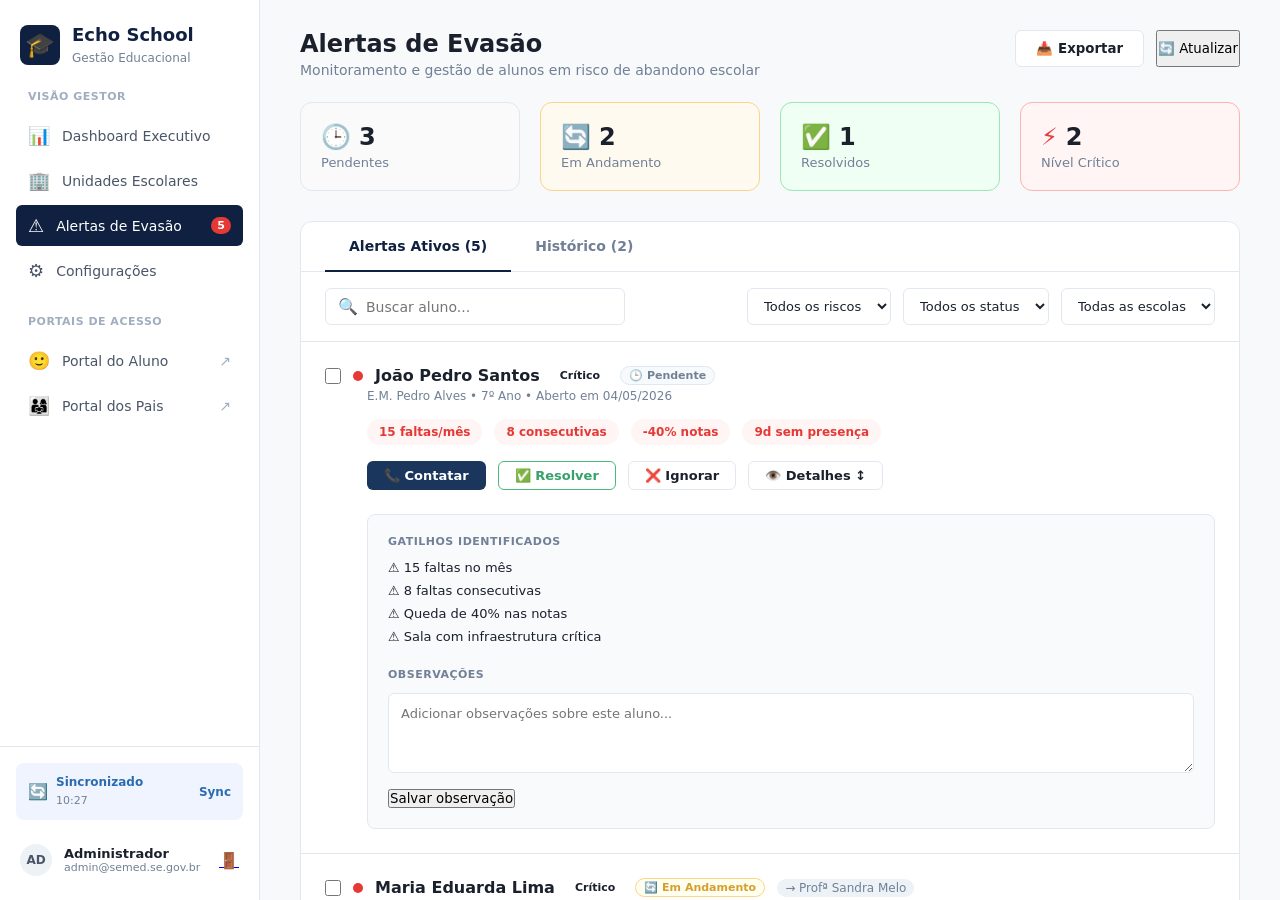
<file: AE.html>
<!DOCTYPE html>
<html lang="pt-br">
<head>
  <meta charset="UTF-8">
  <meta name="viewport" content="width=device-width, initial-scale=1.0">
  <title>EduAracaju - Alertas de Evasão</title>
  <link rel="stylesheet" href="dash.css">
  <link rel="stylesheet" href="AE.css">
</head>
<body>
  <div class="app-container">
    
    <aside class="sidebar">
      <div class="sidebar-header">
        <div class="logo-container">
          <div class="logo-icon">🎓</div>
          <div class="brand-text">
            <h1>Echo School</h1>
            <span>Gestão Educacional</span>
          </div>
        </div>
      </div>

      <nav class="sidebar-nav">
        <div class="nav-section">
          <p class="section-label">VISÃO GESTOR</p>
          <a href="dash.html" class="nav-item">
            <span class="icon">📊</span> Dashboard Executivo
          </a>
          <a href="UE.html" class="nav-item">
            <span class="icon">🏢</span> Unidades Escolares
          </a>
          <a href="AE.html" class="nav-item active">
            <span class="icon">⚠️</span> Alertas de Evasão
            <span class="badge">5</span>
          </a>
          <a href="conf.html" class="nav-item">
            <span class="icon">⚙️</span> Configurações
          </a>
        </div>

        <div class="nav-section">
          <p class="section-label">PORTAIS DE ACESSO</p>
          <a href="PA.html" class="nav-item external">
            <span class="icon">🙂</span> Portal do Aluno
            <span class="icon-right">↗</span>
          </a>
          <a href="PP.html" class="nav-item external">
            <span class="icon">👨‍👩‍👧</span> Portal dos Pais
            <span class="icon-right">↗</span>
          </a>
        </div>
      </nav>

      <div class="sidebar-footer">
        <div class="sync-card">
          <div class="sync-info">
            <span class="icon-sync">🔄</span>
            <div>
              <p>Sincronizado</p>
              <small>10:27</small>
            </div>
          </div>
          <button class="btn-sync">Sync</button>
        </div>
        
        <div class="user-profile">
          <div class="avatar">AD</div>
          <div class="user-info">
            <p>Administrador</p>
            <small>admin@semed.se.gov.br</small>
          </div>
         <a href="index.html" class="logout-link">
          <span class="icon-logout">🚪</span></a>
        </div>
      </div>
    </aside>

    <main class="main-content">
      <header class="page-header header-flex">
        <div>
          <h2>Alertas de Evasão</h2>
          <p>Monitoramento e gestão de alunos em risco de abandono escolar</p>
        </div>
        <div class="header-actions">
          <button class="btn-outline">📥 Exportar</button>
          <button class="btn-primary">🔄 Atualizar</button>
        </div>
      </header>

      <section class="summary-cards">
        <div class="summary-card card-gray">
          <div class="summary-value">
            <span class="icon-small">🕒</span> 3
          </div>
          <p>Pendentes</p>
        </div>
        <div class="summary-card card-yellow">
          <div class="summary-value">
            <span class="icon-small color-yellow">🔄</span> 2
          </div>
          <p>Em Andamento</p>
        </div>
        <div class="summary-card card-green">
          <div class="summary-value">
            <span class="icon-small color-green">✅</span> 1
          </div>
          <p>Resolvidos</p>
        </div>
        <div class="summary-card card-red">
          <div class="summary-value">
            <span class="icon-small color-red">⚡</span> 2
          </div>
          <p>Nível Crítico</p>
        </div>
      </section>

      <div class="alerts-panel">
        
        <div class="tabs-container">
          <button class="tab-item active" onclick="switchTab('ativos', this)">Alertas Ativos (5)</button>
          <button class="tab-item" onclick="switchTab('historico', this)">Histórico (2)</button>
        </div>

        <div class="filters-bar">
          <div class="search-box">
            <span class="icon-search">🔍</span>
            <input type="text" placeholder="Buscar aluno...">
          </div>
          <div class="select-group">
            <select><option>Todos os riscos</option></select>
            <select><option>Todos os status</option></select>
            <select><option>Todas as escolas</option></select>
          </div>
        </div>

        <div id="tab-ativos" class="tab-content active">
          <div class="alerts-list">
            
            <div class="alert-item expanded">
              <div class="alert-header-row">
                <input type="checkbox" class="alert-checkbox">
                <span class="status-dot dot-critical"></span>
                <div class="student-info">
                  <h4>João Pedro Santos</h4>
                  <span class="badge-risk bg-critical">Crítico</span>
                  <span class="badge-status-light">🕒 Pendente</span>
                </div>
              </div>
              <p class="student-meta">E.M. Pedro Alves • 7º Ano • Aberto em 04/05/2026</p>
              <div class="metrics-row">
                <span class="metric-pill">15 faltas/mês</span>
                <span class="metric-pill">8 consecutivas</span>
                <span class="metric-pill">-40% notas</span>
                <span class="metric-pill">9d sem presença</span>
              </div>
              <div class="action-row">
                <button class="btn-action btn-blue">📞 Contatar</button>
                <button class="btn-action btn-outline-green">✅ Resolver</button>
                <button class="btn-action btn-outline-gray">❌ Ignorar</button>
                <button class="btn-action btn-outline-gray" onclick="this.closest('.alert-item').classList.toggle('expanded')">👁️ Detalhes ↕</button>
              </div>
              <div class="details-section">
                <h5>GATILHOS IDENTIFICADOS</h5>
                <ul class="triggers-list">
                  <li>⚠️ 15 faltas no mês</li>
                  <li>⚠️ 8 faltas consecutivas</li>
                  <li>⚠️ Queda de 40% nas notas</li>
                  <li>⚠️ Sala com infraestrutura crítica</li>
                </ul>
                <h5 class="mt-4">OBSERVAÇÕES</h5>
                <textarea placeholder="Adicionar observações sobre este aluno..."></textarea>
                <button class="btn-primary mt-2">Salvar observação</button>
              </div>
            </div>

            <div class="alert-item">
              <div class="alert-header-row">
                <input type="checkbox" class="alert-checkbox">
                <span class="status-dot dot-critical"></span>
                <div class="student-info">
                  <h4>Maria Eduarda Lima</h4>
                  <span class="badge-risk bg-critical">Crítico</span>
                  <span class="badge-status-light bg-yellow-light">🔄 Em Andamento</span>
                  <span class="badge-teacher">→ Profª Sandra Melo</span>
                </div>
              </div>
              <p class="student-meta">E.M. Cecília Meireles • 9º Ano • Aberto em 07/05/2026</p>
              <div class="metrics-row">
                <span class="metric-pill">12 faltas/mês</span>
                <span class="metric-pill">5 consecutivas</span>
                <span class="metric-pill">-35% notas</span>
                <span class="metric-pill">6d sem presença</span>
              </div>
              <div class="action-row">
                <button class="btn-action btn-blue">📞 Contatar</button>
                <button class="btn-action btn-outline-green">✅ Resolver</button>
                <button class="btn-action btn-outline-gray">❌ Ignorar</button>
                <button class="btn-action btn-outline-gray" onclick="this.closest('.alert-item').classList.toggle('expanded')">👁️ Detalhes ↕</button>
              </div>
              <div class="details-section">
                <h5>GATILHOS IDENTIFICADOS</h5>
                <ul class="triggers-list">
                  <li>⚠️ 12 faltas no mês</li>
                  <li>⚠️ 5 faltas consecutivas</li>
                  <li>⚠️ Queda de 35% nas notas</li>
                </ul>
                <h5 class="mt-4">OBSERVAÇÕES</h5>
                <textarea placeholder="Adicionar observações sobre este aluno..."></textarea>
                <button class="btn-primary mt-2">Salvar observação</button>
              </div>
            </div>

          </div>
        </div>
        <div id="tab-historico" class="tab-content" style="display: none;">
          <div class="alerts-list">
            
            <div class="alert-item">
              <div class="alert-header-row">
                <input type="checkbox" class="alert-checkbox">
                <span class="status-dot dot-blue"></span>
                <div class="student-info">
                  <h4>Fernanda Costa Dias</h4>
                  <span class="badge-risk bg-blue-light">Médio Risco</span>
                  <span class="badge-status-light bg-green-light">✅ Resolvido</span>
                  <span class="badge-teacher">→ Profª Ana Beatriz</span>
                </div>
              </div>
              <p class="student-meta">E.M. Olímpio Campos • 9º Ano • Aberto em 05/05/2026</p>
              <div class="metrics-row">
                <span class="metric-pill pill-gray">6 faltas/mês</span>
                <span class="metric-pill pill-gray">2 consecutivas</span>
                <span class="metric-pill pill-gray">-18% notas</span>
                <span class="metric-pill pill-gray">1d sem presença</span>
              </div>
              <div class="action-row">
                <button class="btn-action btn-outline-gray" onclick="this.closest('.alert-item').classList.toggle('expanded')">👁️ Ver detalhes ↕</button>
              </div>
            </div>

            <div class="alert-item">
              <div class="alert-header-row">
                <input type="checkbox" class="alert-checkbox">
                <span class="status-dot dot-orange"></span>
                <div class="student-info">
                  <h4>Lucas Almeida Prado</h4>
                  <span class="badge-risk bg-orange-light">Alto Risco</span>
                  <span class="badge-status-light bg-gray-light">❌ Ignorado</span>
                </div>
              </div>
              <p class="student-meta">E.M. Santos Dumont • 7º Ano • Aberto em 08/05/2026</p>
              <div class="metrics-row">
                <span class="metric-pill pill-gray">9 faltas/mês</span>
                <span class="metric-pill pill-gray">4 consecutivas</span>
                <span class="metric-pill pill-gray">-22% notas</span>
                <span class="metric-pill pill-gray">5d sem presença</span>
              </div>
              <div class="action-row">
                <button class="btn-action btn-outline-gray" onclick="this.closest('.alert-item').classList.toggle('expanded')">👁️ Ver detalhes ↕</button>
              </div>
            </div>

          </div>
        </div>
        <div class="panel-footer">
          <span class="footer-status"><span class="dot-green"></span> Atualizado às 09:47 • 2 alerta(s) exibido(s)</span>
          <span class="footer-total">Total: 7 alertas</span>
        </div>

      </div> 
      </main>
  </div>

  <script>
    function switchTab(tabId, clickedElement) {
      const tabs = document.querySelectorAll('.tab-item');
      tabs.forEach(tab => tab.classList.remove('active'));
      
      clickedElement.classList.add('active');

      const contents = document.querySelectorAll('.tab-content');
      contents.forEach(content => content.style.display = 'none');

      document.getElementById('tab-' + tabId).style.display = 'block';
    }
  </script>
</body>
</html>
</file>
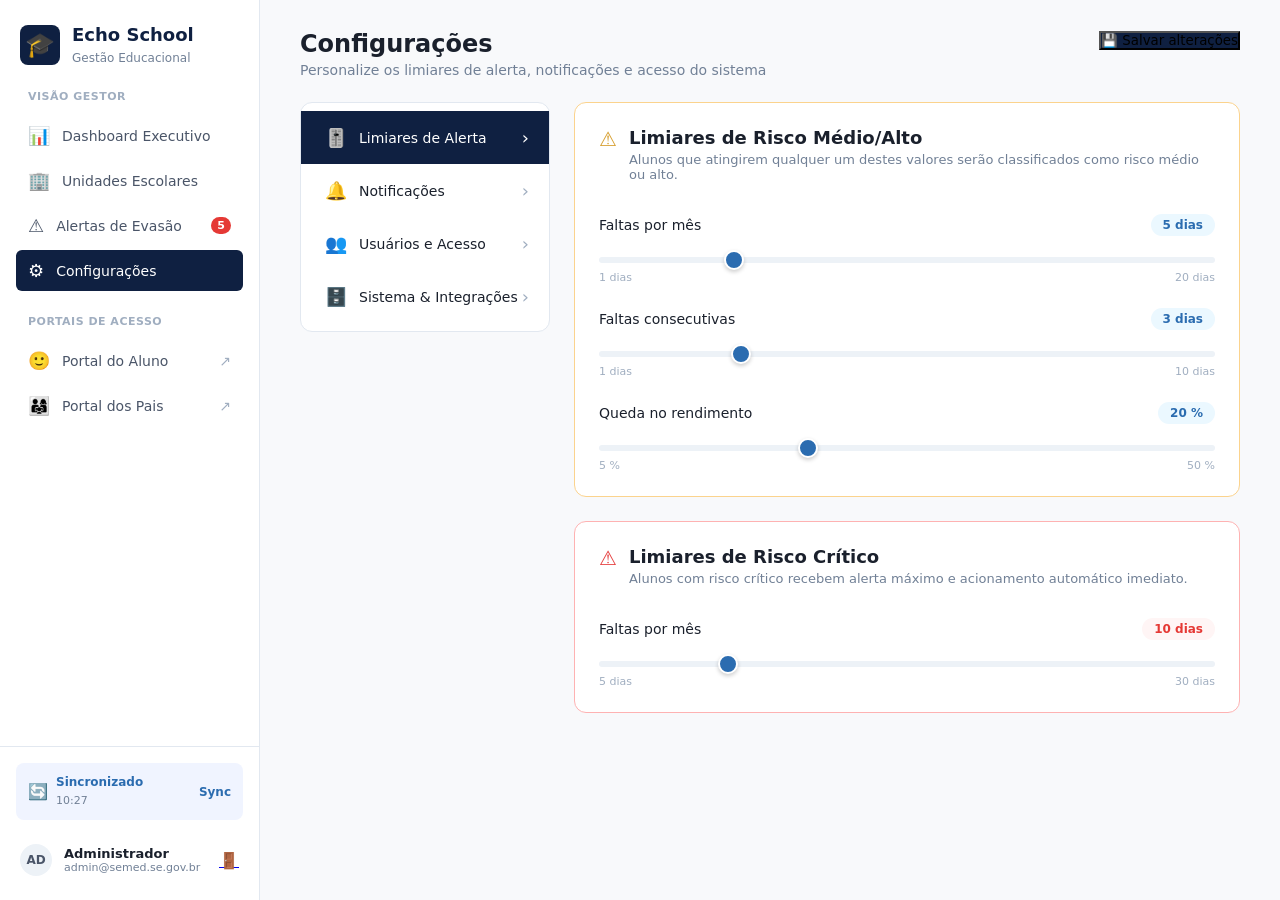
<file: conf.html>
<!DOCTYPE html>
<html lang="pt-br">
<head>
  <meta charset="UTF-8">
  <meta name="viewport" content="width=device-width, initial-scale=1.0">
  <title>Echo School - Configurações</title>
  <link rel="stylesheet" href="dash.css">
  <link rel="stylesheet" href="conf.css">
</head>
<body>
  <div class="app-container">
    
    <aside class="sidebar">
      <div class="sidebar-header">
        <div class="logo-container">
          <div class="logo-icon">🎓</div>
          <div class="brand-text">
            <h1>Echo School</h1>
            <span>Gestão Educacional</span>
          </div>
        </div>
      </div>

      <nav class="sidebar-nav">
        <div class="nav-section">
          <p class="section-label">VISÃO GESTOR</p>
          <a href="dash.html" class="nav-item">
            <span class="icon">📊</span> Dashboard Executivo
          </a>
          <a href="UE.html" class="nav-item">
            <span class="icon">🏢</span> Unidades Escolares
          </a>
          <a href="AE.html" class="nav-item">
            <span class="icon">⚠️</span> Alertas de Evasão
            <span class="badge">5</span>
          </a>
          <a href="conf.html" class="nav-item active">
            <span class="icon">⚙️</span> Configurações
          </a>
        </div>

        <div class="nav-section">
          <p class="section-label">PORTAIS DE ACESSO</p>
          <a href="PA.html" class="nav-item external">
            <span class="icon">🙂</span> Portal do Aluno
            <span class="icon-right">↗</span>
          </a>
          <a href="PP.html" class="nav-item external">
            <span class="icon">👨‍👩‍👧</span> Portal dos Pais
            <span class="icon-right">↗</span>
          </a>
        </div>
      </nav>

      <div class="sidebar-footer">
        <div class="sync-card">
          <div class="sync-info">
            <span class="icon-sync">🔄</span>
            <div>
              <p>Sincronizado</p>
              <small>10:27</small>
            </div>
          </div>
          <button class="btn-sync">Sync</button>
        </div>
        
        <div class="user-profile">
          <div class="avatar">AD</div>
          <div class="user-info">
            <p>Administrador</p>
            <small>admin@semed.se.gov.br</small>
          </div>
          <a href="index.html" class="logout-link">
          <span class="icon-logout">🚪</span></a>
        </div>
      </div>
    </aside>

    <main class="main-content">
      <header class="page-header header-flex">
        <div>
          <h2>Configurações</h2>
          <p>Personalize os limiares de alerta, notificações e acesso do sistema</p>
        </div>
        <div class="header-actions">
          <button class="btn-primary" style="background-color: #0f2041;">💾 Salvar alterações</button>
        </div>
      </header>

      <div class="config-layout">
        
        <div class="config-sidebar">
          <a href="#" class="config-nav-item active" onclick="switchConfigTab('limiares', this)">
            <span class="icon">🎚️</span> Limiares de Alerta
            <span class="icon-arrow">›</span>
          </a>
          <a href="#" class="config-nav-item" onclick="switchConfigTab('notificacoes', this)">
            <span class="icon">🔔</span> Notificações
            <span class="icon-arrow">›</span>
          </a>
          <a href="#" class="config-nav-item" onclick="switchConfigTab('usuarios', this)">
            <span class="icon">👥</span> Usuários e Acesso
            <span class="icon-arrow">›</span>
          </a>
          <a href="#" class="config-nav-item" onclick="switchConfigTab('sistema', this)">
            <span class="icon">🗄️</span> Sistema & Integrações
            <span class="icon-arrow">›</span>
          </a>
        </div>

        <div class="config-content">
          
          <div id="tab-limiares" class="config-section" style="display: block;">
            <section class="settings-card border-yellow">
              <div class="card-header">
                <span class="icon-warning color-yellow">⚠️</span>
                <div>
                  <h3>Limiares de Risco Médio/Alto</h3>
                  <p>Alunos que atingirem qualquer um destes valores serão classificados como risco médio ou alto.</p>
                </div>
              </div>
              <div class="slider-group">
                <div class="slider-header">
                  <label>Faltas por mês</label>
                  <span class="value-badge bg-blue-light">5 dias</span>
                </div>
                <input type="range" min="1" max="20" value="5" class="custom-slider">
                <div class="slider-labels"><span>1 dias</span><span>20 dias</span></div>
              </div>
              <div class="slider-group">
                <div class="slider-header">
                  <label>Faltas consecutivas</label>
                  <span class="value-badge bg-blue-light">3 dias</span>
                </div>
                <input type="range" min="1" max="10" value="3" class="custom-slider">
                <div class="slider-labels"><span>1 dias</span><span>10 dias</span></div>
              </div>
              <div class="slider-group">
                <div class="slider-header">
                  <label>Queda no rendimento</label>
                  <span class="value-badge bg-blue-light">20 %</span>
                </div>
                <input type="range" min="5" max="50" value="20" class="custom-slider">
                <div class="slider-labels"><span>5 %</span><span>50 %</span></div>
              </div>
            </section>

            <section class="settings-card border-red mt-4">
              <div class="card-header">
                <span class="icon-warning color-red">⚠️</span>
                <div>
                  <h3>Limiares de Risco Crítico</h3>
                  <p>Alunos com risco crítico recebem alerta máximo e acionamento automático imediato.</p>
                </div>
              </div>
              <div class="slider-group">
                <div class="slider-header">
                  <label>Faltas por mês</label>
                  <span class="value-badge bg-red-light">10 dias</span>
                </div>
                <input type="range" min="5" max="30" value="10" class="custom-slider slider-red">
                <div class="slider-labels"><span>5 dias</span><span>30 dias</span></div>
              </div>
            </section>
          </div>

          <div id="tab-notificacoes" class="config-section" style="display: none;">
            <section class="settings-card">
              <div class="card-header">
                <span class="icon-warning color-blue">🔔</span>
                <div>
                  <h3>Canais de Notificação</h3>
                  <p>Ative os canais pelos quais gestores e orientadores receberão alertas.</p>
                </div>
              </div>
              
              <div class="toggle-row">
                <div>
                  <h4>E-mail</h4>
                  <p>Envio de alertas por e-mail aos responsáveis cadastrados</p>
                </div>
                <label class="toggle-switch">
                  <input type="checkbox" checked>
                  <span class="slider round"></span>
                </label>
              </div>

              <div class="toggle-row">
                <div>
                  <h4>SMS</h4>
                  <p>Mensagens de texto para celular (requer integração de operadora)</p>
                </div>
                <label class="toggle-switch">
                  <input type="checkbox">
                  <span class="slider round"></span>
                </label>
              </div>

              <div class="toggle-row">
                <div>
                  <h4>WhatsApp</h4>
                  <p>Notificações via WhatsApp Business API</p>
                </div>
                <label class="toggle-switch">
                  <input type="checkbox" checked>
                  <span class="slider round"></span>
                </label>
              </div>
            </section>
          </div>

          <div id="tab-usuarios" class="config-section" style="display: none;">
            <section class="settings-card">
              <div class="card-header">
                <span class="icon-warning color-blue">👥</span>
                <div>
                  <h3>Usuários e Permissões</h3>
                  <p>Gerencie quem tem acesso ao sistema e seus papéis.</p>
                </div>
              </div>

              <div class="user-list">
                <div class="user-row">
                  <div class="user-info-group">
                    <div class="avatar bg-gray">A</div>
                    <div>
                      <h4>Administrador</h4>
                      <p>admin@semed.se.gov.br • SEMED</p>
                    </div>
                  </div>
                  <div class="user-actions">
                    <span class="role-badge bg-blue-light">Administrador</span>
                    <label class="toggle-switch"><input type="checkbox" checked><span class="slider round"></span></label>
                  </div>
                </div>

                <div class="user-row">
                  <div class="user-info-group">
                    <div class="avatar bg-gray">SM</div>
                    <div>
                      <h4>Sandra Melo</h4>
                      <p>sandra.melo@semed.se.gov.br • E.M. Cecília Meireles</p>
                    </div>
                  </div>
                  <div class="user-actions">
                    <span class="role-badge bg-blue-light">Psicóloga</span>
                    <label class="toggle-switch"><input type="checkbox" checked><span class="slider round"></span></label>
                  </div>
                </div>
              </div>
            </section>
          </div>

          <div id="tab-sistema" class="config-section" style="display: none;">
            <section class="settings-card">
              <div class="card-header">
                <span class="icon-warning color-blue">🗄️</span>
                <div>
                  <h3>Fontes de Dados</h3>
                  <p>Integrações ativas com sistemas de frequência e notas.</p>
                </div>
              </div>

              <div class="integration-list">
                <div class="integration-row border-green">
                  <div>
                    <h4>Sistema de Frequência SEMED</h4>
                    <p>Sincronizado há 18 min</p>
                  </div>
                  <span class="status-pill bg-green-light">Conectado</span>
                </div>

                <div class="integration-row border-yellow">
                  <div>
                    <h4>API de Notificações (WhatsApp)</h4>
                    <p>Não configurado</p>
                  </div>
                  <span class="status-pill bg-yellow-light">Pendente de configuração</span>
                </div>
              </div>
            </section>
          </div>

        </div>
      </div>
    </main>
  </div>

  <script>
    function switchConfigTab(tabId, clickedElement) {
      const tabs = document.querySelectorAll('.config-nav-item');
      tabs.forEach(tab => tab.classList.remove('active'));
      
      clickedElement.classList.add('active');

      const contents = document.querySelectorAll('.config-section');
      contents.forEach(content => content.style.display = 'none');

      document.getElementById('tab-' + tabId).style.display = 'block';
    }
  </script>
</body>
</html>
</file>
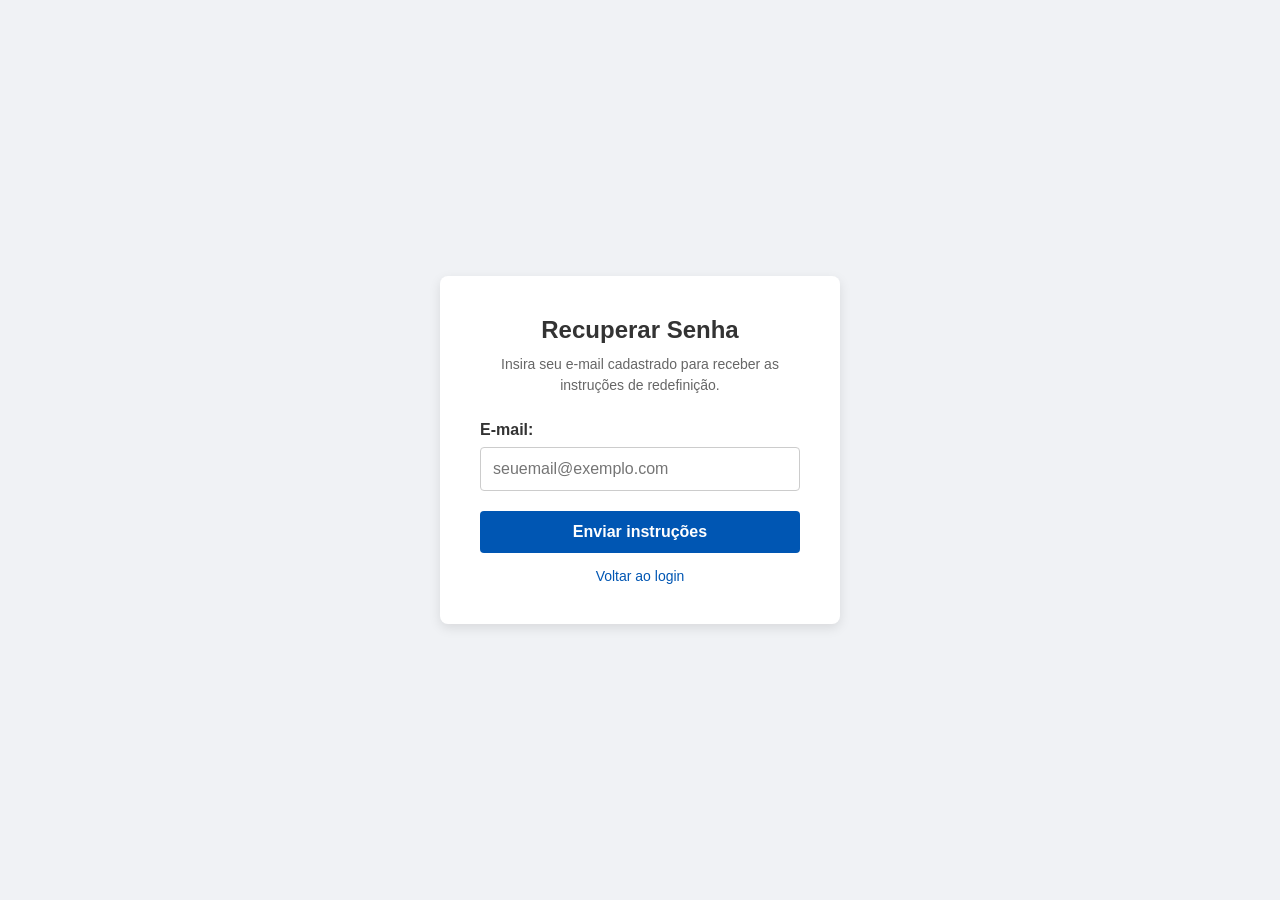
<file: forgot_password.html>
<!DOCTYPE html>
<html lang="pt-br">
<head>
  <meta charset="UTF-8">
  <meta name="viewport" content="width=device-width, initial-scale=1.0">
  <title>Echo School - Recuperar Senha</title>
  <link rel="stylesheet" href="forgot.css">
</head>
<body>
  <div class="container">
    <h2>Recuperar Senha</h2>
    <p>Insira seu e-mail cadastrado para receber as instruções de redefinição.</p>
    
    <form action="/recuperar-senha" method="post">
      <label for="email">E-mail:</label>
      <input type="email" id="email" name="email" required placeholder="seuemail@exemplo.com">
      
      <button type="submit">Enviar instruções</button>
      <a href="index.html">Voltar ao login</a>
    </form>
  </div>
</body>
</html>
</file>
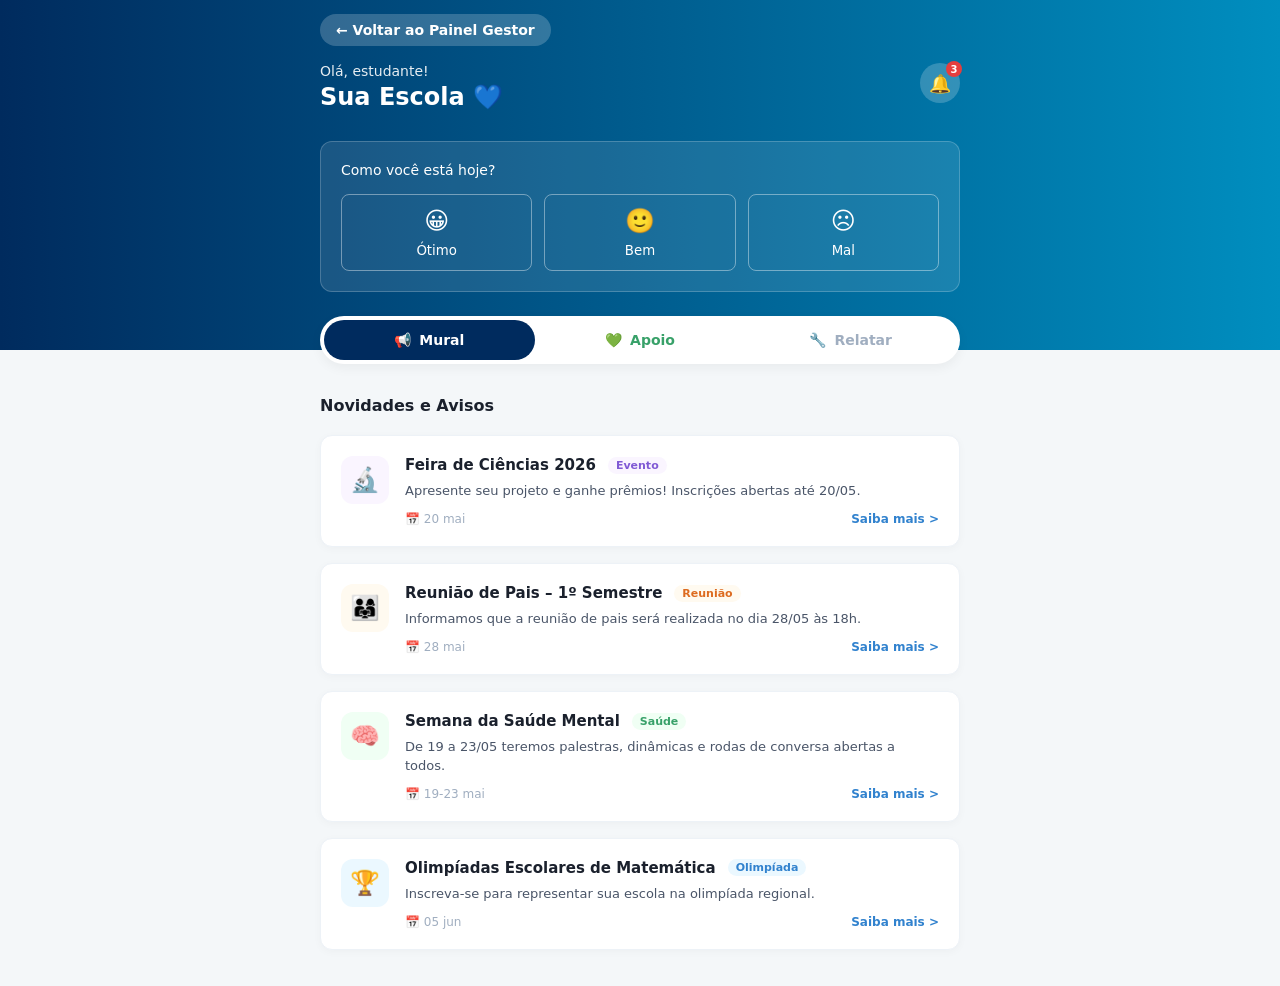
<file: PA.html>
<!DOCTYPE html>
<html lang="pt-br">
<head>
  <meta charset="UTF-8">
  <meta name="viewport" content="width=device-width, initial-scale=1.0">
  <title>Portal do Aluno - Echo School</title>
  <link rel="stylesheet" href="PA.css">
</head>
<body>
  <div class="gradient-bg"></div>

  <div class="portal-container">
    <div class="back-nav">
      <a href="dash.html" class="btn-back">← Voltar ao Painel Gestor</a>
    </div>

    <header class="student-header">
      <div class="greeting">
        <p>Olá, estudante!</p>
        <h1>Sua Escola 💙</h1>
      </div>
      <div class="notification-bell">
        <span>🔔</span>
        <span class="badge-red">3</span>
      </div>
    </header>

    <section class="mood-tracker">
      <p>Como você está hoje?</p>
      <div class="mood-buttons">
        <button class="mood-btn">
          <span class="mood-emoji">😀</span>
          <span>Ótimo</span>
        </button>
        <button class="mood-btn">
          <span class="mood-emoji">🙂</span>
          <span>Bem</span>
        </button>
        <button class="mood-btn">
          <span class="mood-emoji">☹️</span>
          <span>Mal</span>
        </button>
      </div>
    </section>

    <nav class="portal-tabs">
      <button class="tab-btn active" onclick="switchStudentTab('mural', this)">
        <span class="icon">📢</span> Mural
      </button>
      <button class="tab-btn text-green" onclick="switchStudentTab('apoio', this)">
        <span class="icon">💚</span> Apoio
      </button>
      <button class="tab-btn text-gray" onclick="switchStudentTab('relatar', this)">
        <span class="icon">🔧</span> Relatar
      </button>
    </nav>

    <main class="feed-section">
      
      <div id="tab-mural" class="student-content" style="display: block;">
        <h2>Novidades e Avisos</h2>

        <div class="feed-card">
          <div class="card-icon bg-purple-light">🔬</div>
          <div class="card-content">
            <div class="card-title-row">
              <h3>Feira de Ciências 2026</h3>
              <span class="tag tag-purple">Evento</span>
            </div>
            <p>Apresente seu projeto e ganhe prêmios! Inscrições abertas até 20/05.</p>
            <div class="card-footer">
              <span class="date">📅 20 mai</span>
              <a href="#" class="link-more">Saiba mais ></a>
            </div>
          </div>
        </div>

        <div class="feed-card">
          <div class="card-icon bg-orange-light">👨‍👩‍👧</div>
          <div class="card-content">
            <div class="card-title-row">
              <h3>Reunião de Pais – 1º Semestre</h3>
              <span class="tag tag-orange">Reunião</span>
            </div>
            <p>Informamos que a reunião de pais será realizada no dia 28/05 às 18h.</p>
            <div class="card-footer">
              <span class="date">📅 28 mai</span>
              <a href="#" class="link-more">Saiba mais ></a>
            </div>
          </div>
        </div>
        
        <div class="feed-card">
          <div class="card-icon bg-green-light">🧠</div>
          <div class="card-content">
            <div class="card-title-row">
              <h3>Semana da Saúde Mental</h3>
              <span class="tag tag-green">Saúde</span>
            </div>
            <p>De 19 a 23/05 teremos palestras, dinâmicas e rodas de conversa abertas a todos.</p>
            <div class="card-footer">
              <span class="date">📅 19-23 mai</span>
              <a href="#" class="link-more">Saiba mais ></a>
            </div>
          </div>
        </div>

        <div class="feed-card">
          <div class="card-icon bg-blue-light">🏆</div>
          <div class="card-content">
            <div class="card-title-row">
              <h3>Olimpíadas Escolares de Matemática</h3>
              <span class="tag tag-blue">Olimpíada</span>
            </div>
            <p>Inscreva-se para representar sua escola na olimpíada regional.</p>
            <div class="card-footer">
              <span class="date">📅 05 jun</span>
              <a href="#" class="link-more">Saiba mais ></a>
            </div>
          </div>
        </div>
      </div>

      <div id="tab-apoio" class="student-content" style="display: none;">
        <h2>Preciso de Apoio</h2>

        <div class="support-card-main">
          <div class="support-header">
            <div class="icon-chat-bubble">💬</div>
            <div>
              <h3>Quero Conversar</h3>
              <p>Fale com nossa equipe de psicologia escolar. É sigiloso e seguro.</p>
            </div>
          </div>
          
          <p class="select-label">Escolha um horário disponível:</p>
          <div class="time-slots">
            <button class="time-btn" onclick="selectTimeSlot(this)">Seg 10h</button>
            <button class="time-btn" onclick="selectTimeSlot(this)">Ter 14h</button>
            <button class="time-btn" onclick="selectTimeSlot(this)">Qua 09h</button>
            <button class="time-btn" onclick="selectTimeSlot(this)">Qui 15h</button>
            <button class="time-btn" onclick="selectTimeSlot(this)">Sex 11h</button>
            <button class="time-btn" onclick="selectTimeSlot(this)">Sex 16h</button>
          </div>
          
          <button class="btn-confirm-time" id="btnConfirmTime" disabled>Selecione um horário</button>
        </div>

        <div class="support-grid">
          <button class="support-action-btn bg-support-blue">
            <span class="icon-large">📖</span>
            <span>Tutoria<br>Acadêmica</span>
          </button>
          <button class="support-action-btn bg-support-orange">
            <span class="icon-large">🎵</span>
            <span>Atividades<br>Extras</span>
          </button>
          <button class="support-action-btn bg-support-green">
            <span class="icon-large">👥</span>
            <span>Grupos de<br>Estudo</span>
          </button>
          <button class="support-action-btn bg-support-pink">
            <span class="icon-large">🌅</span>
            <span>Meditação<br>Guiada</span>
          </button>
        </div>

        <div class="emergency-card">
          <div class="emergency-info">
            <span class="sos-icon">SOS</span>
            <div>
              <h4>Situação de Emergência?</h4>
              <p>Ligue para o CVV: 188 (24h gratuito)</p>
            </div>
          </div>
          <button class="btn-emergency">188</button>
        </div>
      </div>

      <div id="tab-relatar" class="student-content" style="display: none;">
        <h2>Reportar Problema na Escola</h2>

        <div class="report-card">
          <p class="form-label">Onde está o problema?</p>
          
          <div class="location-grid" id="locationGrid">
            <button class="location-btn" onclick="selectLocation(this, 'Banheiro')">
              <span class="icon-medium">🚽</span>
              <span>Banheiro</span>
            </button>
            <button class="location-btn" onclick="selectLocation(this, 'Sala de Aula')">
              <span class="icon-medium">🏫</span>
              <span>Sala de Aula</span>
            </button>
            <button class="location-btn" onclick="selectLocation(this, 'Refeitório')">
              <span class="icon-medium">🍽️</span>
              <span>Refeitório</span>
            </button>
            <button class="location-btn" onclick="selectLocation(this, 'Quadra/Pátio')">
              <span class="icon-medium">⚽</span>
              <span>Quadra/Pátio</span>
            </button>
            <button class="location-btn" onclick="selectLocation(this, 'Biblioteca')">
              <span class="icon-medium">📚</span>
              <span>Biblioteca</span>
            </button>
            <button class="location-btn" onclick="selectLocation(this, 'Outro Local')">
              <span class="icon-medium">📍</span>
              <span>Outro Local</span>
            </button>
          </div>

          <p class="form-label mt-4">Descreva o problema</p>
          <textarea id="reportDescription" class="report-textarea" placeholder="Ex: O banheiro do 2º andar está com a torneira quebrada há 3 dias..."></textarea>

          <div class="report-actions">
            <button class="btn-report-outline">📷 Adicionar foto</button>
            <button class="btn-report-primary" id="btnSubmitReport" onclick="submitReport()">🚀 Enviar Relato</button>
          </div>

          <p class="report-disclaimer">Seu relato é anônimo por padrão. A gestão será notificada imediatamente.</p>
        </div>

        <h3 class="history-title">Relatos Recentes da Escola</h3>
        
        <div id="reportsHistoryList">
          <div class="history-item">
            <div class="history-icon bg-gray">🚽</div>
            <div class="history-info">
              <h4>Torneira do banheiro</h4>
              <span class="date">10/05</span>
            </div>
            <span class="status-badge status-progress">Em andamento</span>
          </div>
        </div>
      </div>

    </main>
  </div>

  <script>
    function switchStudentTab(tabId, clickedElement) {
      const tabs = document.querySelectorAll('.tab-btn');
      tabs.forEach(tab => tab.classList.remove('active'));
      
      clickedElement.classList.add('active');

      const contents = document.querySelectorAll('.student-content');
      contents.forEach(content => content.style.display = 'none');

      document.getElementById('tab-' + tabId).style.display = 'block';
    }

    function selectTimeSlot(btnElement) {
      const allButtons = document.querySelectorAll('.time-btn');
      allButtons.forEach(btn => btn.classList.remove('selected'));
      
      btnElement.classList.add('selected');
      
      const confirmBtn = document.getElementById('btnConfirmTime');
      confirmBtn.textContent = 'Confirmar ' + btnElement.textContent;
      confirmBtn.classList.add('active');
      confirmBtn.disabled = false;
    }

    let selectedLocationValue = '';

    function selectLocation(btnElement, locationName) {
      const allBtns = document.querySelectorAll('.location-btn');
      allBtns.forEach(btn => btn.classList.remove('selected'));
      
      btnElement.classList.add('selected');
      selectedLocationValue = locationName;
    }

    function submitReport() {
      const description = document.getElementById('reportDescription').value;
      
      if (!selectedLocationValue || !description.trim()) {
        alert('Por favor, selecione um local e descreva o problema.');
        return;
      }

      const today = new Date();
      const dateString = String(today.getDate()).padStart(2, '0') + '/' + String(today.getMonth() + 1).padStart(2, '0');
      
      let icon = '📍';
      if(selectedLocationValue === 'Banheiro') icon = '🚽';
      else if(selectedLocationValue === 'Sala de Aula') icon = '🏫';
      else if(selectedLocationValue === 'Refeitório') icon = '🍽️';
      else if(selectedLocationValue === 'Quadra/Pátio') icon = '⚽';
      else if(selectedLocationValue === 'Biblioteca') icon = '📚';

      const newReportHTML = `
        <div class="history-item new-item-animation">
          <div class="history-icon bg-gray">${icon}</div>
          <div class="history-info">
            <h4>${selectedLocationValue}: ${description.substring(0, 25)}${description.length > 25 ? '...' : ''}</h4>
            <span class="date">${dateString}</span>
          </div>
          <span class="status-badge status-new">Novo</span>
        </div>
      `;

      const historyList = document.getElementById('reportsHistoryList');
      historyList.insertAdjacentHTML('afterbegin', newReportHTML);

      document.getElementById('reportDescription').value = '';
      const allBtns = document.querySelectorAll('.location-btn');
      allBtns.forEach(btn => btn.classList.remove('selected'));
      selectedLocationValue = '';
      
      const btnSubmit = document.getElementById('btnSubmitReport');
      const originalText = btnSubmit.innerHTML;
      btnSubmit.innerHTML = '✅ Relato Enviado!';
      btnSubmit.style.backgroundColor = '#38a169';
      
      setTimeout(() => {
        btnSubmit.innerHTML = originalText;
        btnSubmit.style.backgroundColor = '';
      }, 2000);
    }
  </script>
</body>
</html>
</file>
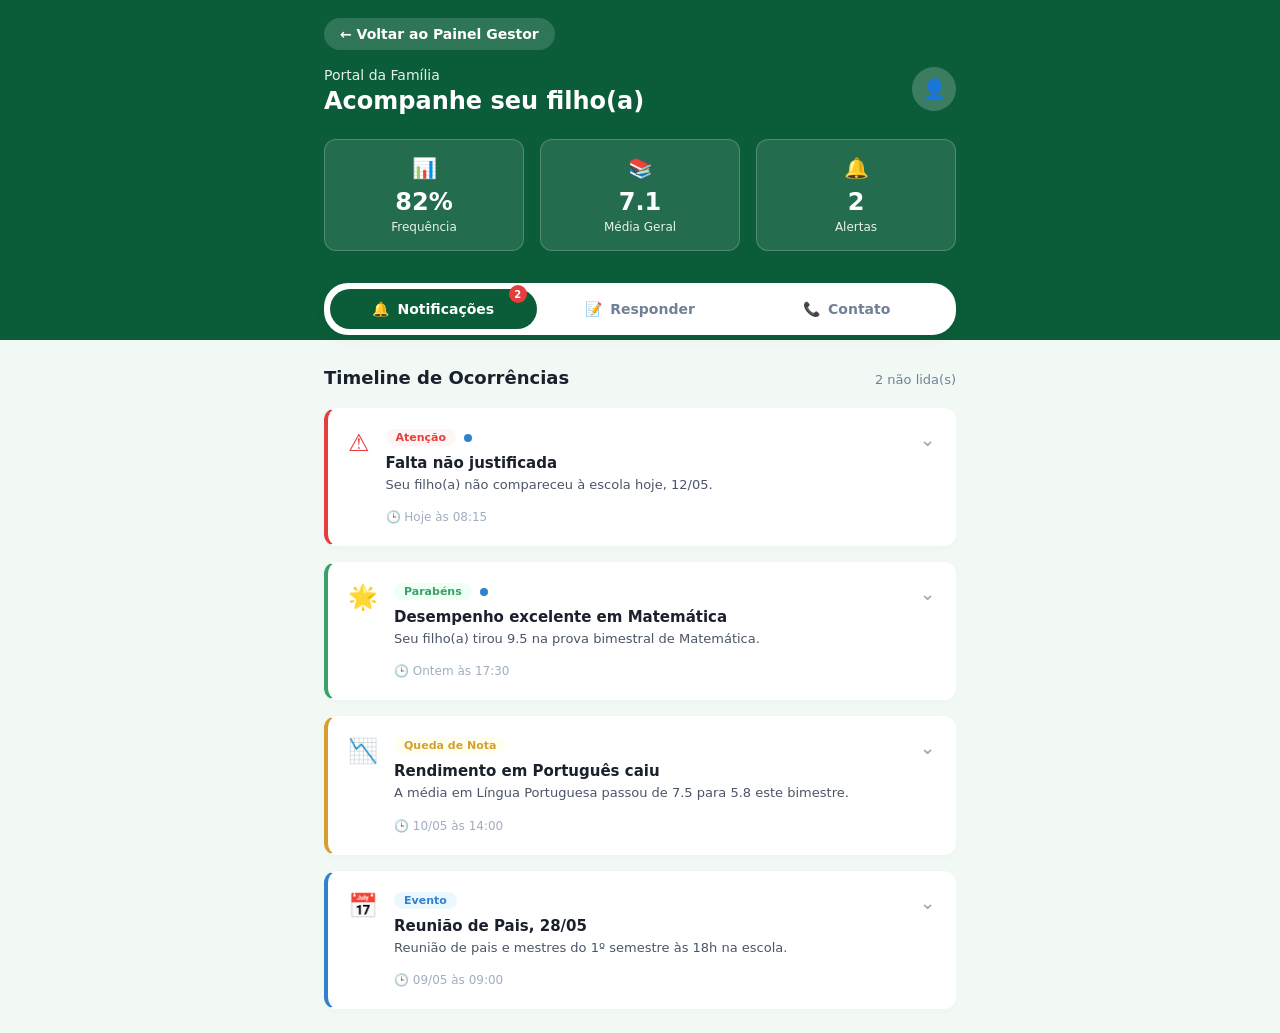
<file: PP.html>
<!DOCTYPE html>
<html lang="pt-br">
<head>
  <meta charset="UTF-8">
  <meta name="viewport" content="width=device-width, initial-scale=1.0">
  <title>Portal da Família - EduAracaju</title>
  <link rel="stylesheet" href="PP.css">
</head>
<body>
  <div class="family-gradient-bg"></div>

  <div class="portal-container">
    
    <div class="back-nav">
      <a href="dash.html" class="btn-back">← Voltar ao Painel Gestor</a>
    </div>

    <header class="family-header">
      <div class="header-titles">
        <p>Portal da Família</p>
        <h1>Acompanhe seu filho(a)</h1>
      </div>
      <div class="profile-icon">
        <span>👤</span>
      </div>
    </header>

    <section class="kpi-row">
      <div class="kpi-card-family">
        <span class="kpi-icon">📊</span>
        <h2>82%</h2>
        <p>Frequência</p>
      </div>
      <div class="kpi-card-family">
        <span class="kpi-icon">📚</span>
        <h2>7.1</h2>
        <p>Média Geral</p>
      </div>
      <div class="kpi-card-family">
        <span class="kpi-icon">🔔</span>
        <h2>2</h2>
        <p>Alertas</p>
      </div>
    </section>

    <nav class="family-tabs">
      <button class="family-tab-btn active" onclick="switchFamilyTab('notificacoes', this)">
        <span class="icon">🔔</span> Notificações
        <span class="badge-red-small">2</span>
      </button>
      <button class="family-tab-btn" onclick="switchFamilyTab('responder', this)">
        <span class="icon">📝</span> Responder
      </button>
      <button class="family-tab-btn" onclick="switchFamilyTab('contato', this)">
        <span class="icon">📞</span> Contato
      </button>
    </nav>

    <main class="family-main-content">
      
      <div id="tab-notificacoes" class="family-section" style="display: block;">
        <div class="section-header-row">
          <h2>Timeline de Ocorrências</h2>
          <span class="text-muted-small">2 não lida(s)</span>
        </div>

        <div class="timeline-list">
          <div class="timeline-card border-red">
            <div class="card-header-flex">
              <div class="icon-warning-triangle color-red">⚠️</div>
              <div class="timeline-content">
                <div class="timeline-badge-row">
                  <span class="badge-pill bg-red-light color-red">Atenção</span>
                  <span class="dot-unread"></span>
                </div>
                <h3>Falta não justificada</h3>
                <p>Seu filho(a) não compareceu à escola hoje, 12/05.</p>
                <span class="timeline-time">🕒 Hoje às 08:15</span>
              </div>
              <div class="dropdown-icon">⌄</div>
            </div>
          </div>

          <div class="timeline-card border-green">
            <div class="card-header-flex">
              <div class="icon-warning-triangle color-green">🌟</div>
              <div class="timeline-content">
                <div class="timeline-badge-row">
                  <span class="badge-pill bg-green-light color-green">Parabéns</span>
                  <span class="dot-unread"></span>
                </div>
                <h3>Desempenho excelente em Matemática</h3>
                <p>Seu filho(a) tirou 9.5 na prova bimestral de Matemática.</p>
                <span class="timeline-time">🕒 Ontem às 17:30</span>
              </div>
              <div class="dropdown-icon">⌄</div>
            </div>
          </div>

          <div class="timeline-card border-yellow">
            <div class="card-header-flex">
              <div class="icon-warning-triangle color-yellow">📉</div>
              <div class="timeline-content">
                <div class="timeline-badge-row">
                  <span class="badge-pill bg-yellow-light color-yellow">Queda de Nota</span>
                </div>
                <h3>Rendimento em Português caiu</h3>
                <p>A média em Língua Portuguesa passou de 7.5 para 5.8 este bimestre.</p>
                <span class="timeline-time">🕒 10/05 às 14:00</span>
              </div>
              <div class="dropdown-icon">⌄</div>
            </div>
          </div>

          <div class="timeline-card border-blue">
            <div class="card-header-flex">
              <div class="icon-warning-triangle color-blue">📅</div>
              <div class="timeline-content">
                <div class="timeline-badge-row">
                  <span class="badge-pill bg-blue-light color-blue">Evento</span>
                </div>
                <h3>Reunião de Pais, 28/05</h3>
                <p>Reunião de pais e mestres do 1º semestre às 18h na escola.</p>
                <span class="timeline-time">🕒 09/05 às 09:00</span>
              </div>
              <div class="dropdown-icon">⌄</div>
            </div>
          </div>
        </div>
      </div>

      <div id="tab-responder" class="family-section" style="display: none;">
        
        <div class="alert-info-box">
          <div class="alert-info-icon">📉</div>
          <div>
            <h3>Por que este formulário?</h3>
            <p>O sistema detectou queda na média de <strong>Língua Portuguesa</strong> sem causa estrutural identificada na escola. Sua resposta ajuda a equipe pedagógica a entender e apoiar melhor seu filho(a).</p>
          </div>
        </div>

        <div class="question-card">
          <div class="question-title">
            <span class="question-number">1</span>
            <h3>Houve alguma mudança significativa na rotina em casa recentemente?</h3>
          </div>
          <div class="radio-group">
            <label class="radio-option">
              <input type="radio" name="rotina" value="normal" onchange="updateFormProgress()">
              <span class="custom-radio"></span>
              Não, está tudo normal
            </label>
            <label class="radio-option">
              <input type="radio" name="rotina" value="horarios" onchange="updateFormProgress()">
              <span class="custom-radio"></span>
              Sim, mudança de horários
            </label>
            <label class="radio-option">
              <input type="radio" name="rotina" value="familiar" onchange="updateFormProgress()">
              <span class="custom-radio"></span>
              Sim, mudança familiar
            </label>
            <label class="radio-option">
              <input type="radio" name="rotina" value="sigilo" onchange="updateFormProgress()">
              <span class="custom-radio"></span>
              Prefiro não dizer
            </label>
          </div>
        </div>

        <div class="question-card">
          <div class="question-title">
            <span class="question-number">2</span>
            <h3>Como tem sido o sono do seu filho(a) nas últimas semanas?</h3>
          </div>
          <div class="radio-group">
            <label class="radio-option">
              <input type="radio" name="sono" value="bem" onchange="updateFormProgress()">
              <span class="custom-radio"></span>
              Dormindo bem
            </label>
            <label class="radio-option">
              <input type="radio" name="sono" value="menos" onchange="updateFormProgress()">
              <span class="custom-radio"></span>
              Dormindo menos que o normal
            </label>
            <label class="radio-option">
              <input type="radio" name="sono" value="dificuldade" onchange="updateFormProgress()">
              <span class="custom-radio"></span>
              Dificuldade para dormir
            </label>
            <label class="radio-option">
              <input type="radio" name="sono" value="naosei" onchange="updateFormProgress()">
              <span class="custom-radio"></span>
              Não sei dizer
            </label>
          </div>
        </div>

        <div class="question-card">
          <div class="question-title">
            <span class="question-number">3</span>
            <h3>Como você descreveria o humor do seu filho(a) ultimamente?</h3>
          </div>
          <div class="radio-group">
            <label class="radio-option">
              <input type="radio" name="humor" value="animado" onchange="updateFormProgress()">
              <span class="custom-radio"></span>
              Animado e feliz
            </label>
            <label class="radio-option">
              <input type="radio" name="humor" value="normal" onchange="updateFormProgress()">
              <span class="custom-radio"></span>
              Normal, sem grandes mudanças
            </label>
            <label class="radio-option">
              <input type="radio" name="humor" value="quieto" onchange="updateFormProgress()">
              <span class="custom-radio"></span>
              Mais quieto que o habitual
            </label>
            <label class="radio-option">
              <input type="radio" name="humor" value="irritado" onchange="updateFormProgress()">
              <span class="custom-radio"></span>
              Irritado ou ansioso
            </label>
          </div>
        </div>

        <div class="question-card">
          <div class="question-title">
            <span class="question-number">4</span>
            <h3>Seu filho(a) tem estudado em casa?</h3>
          </div>
          <div class="radio-group">
            <label class="radio-option">
              <input type="radio" name="estudo" value="todos" onchange="updateFormProgress()">
              <span class="custom-radio"></span>
              Sim, todos os dias
            </label>
            <label class="radio-option">
              <input type="radio" name="estudo" value="vezemquando" onchange="updateFormProgress()">
              <span class="custom-radio"></span>
              De vez em quando
            </label>
            <label class="radio-option">
              <input type="radio" name="estudo" value="raramente" onchange="updateFormProgress()">
              <span class="custom-radio"></span>
              Raramente
            </label>
            <label class="radio-option">
              <input type="radio" name="estudo" value="nao" onchange="updateFormProgress()">
              <span class="custom-radio"></span>
              Não está estudando
            </label>
          </div>
        </div>

        <div class="comments-card">
          <h3 class="comments-title">Comentários adicionais (opcional)</h3>
          <textarea class="comments-textarea" placeholder="Compartilhe qualquer informação que possa ser útil para a escola..."></textarea>
        </div>

        <button id="btnSubmitForm" class="btn-submit-form disabled" disabled onclick="submitFamilyForm()">
          <span class="icon-send">📨</span> <span id="submitText">Responda todas as perguntas (0/4)</span>
        </button>

      </div>

      <div id="tab-contato" class="family-section" style="display: none;">
        <h2 class="mb-4">Fale com a Escola</h2>

        <div class="contact-list">
          <div class="contact-card border-blue-light">
            <div class="contact-info-row">
              <div class="contact-avatar">👩‍🏫</div>
              <div class="contact-details">
                <h4>Prof.ª Carla Mendonça</h4>
                <p class="contact-role">Coordenação Pedagógica</p>
                <p class="contact-time">🕒 Seg a Sex, 07h a 17h</p>
              </div>
            </div>
            <div class="contact-actions">
              <button class="btn-action-outline">📞 Ligar</button>
              <button class="btn-action-outline">💬 Mensagem</button>
            </div>
          </div>

          <div class="contact-card border-purple-light">
            <div class="contact-info-row">
              <div class="contact-avatar">👨‍⚕️</div>
              <div class="contact-details">
                <h4>Psic. Marcos Lima</h4>
                <p class="contact-role">Orientação Psicopedagógica</p>
                <p class="contact-time">🕒 Ter e Qui, 08h a 16h</p>
              </div>
            </div>
            <div class="contact-actions">
              <button class="btn-action-outline">📞 Ligar</button>
              <button class="btn-action-outline">💬 Mensagem</button>
            </div>
          </div>

          <div class="contact-card border-green-light">
            <div class="contact-info-row">
              <div class="contact-avatar">👩‍💼</div>
              <div class="contact-details">
                <h4>Dir. Ana Santos</h4>
                <p class="contact-role">Direção</p>
                <p class="contact-time">🕒 Seg a Sex, 07h a 17h</p>
              </div>
            </div>
            <div class="contact-actions">
              <button class="btn-action-outline">📞 Ligar</button>
              <button class="btn-action-outline">💬 Mensagem</button>
            </div>
          </div>
        </div>
      </div>

    </main>
  </div>

  <script>
    function switchFamilyTab(tabId, clickedElement) {
      const tabs = document.querySelectorAll('.family-tab-btn');
      tabs.forEach(tab => tab.classList.remove('active'));
      
      clickedElement.classList.add('active');

      const contents = document.querySelectorAll('.family-section');
      contents.forEach(content => content.style.display = 'none');

      document.getElementById('tab-' + tabId).style.display = 'block';
    }

    function updateFormProgress() {
      const q1 = document.querySelector('input[name="rotina"]:checked');
      const q2 = document.querySelector('input[name="sono"]:checked');
      const q3 = document.querySelector('input[name="humor"]:checked');
      const q4 = document.querySelector('input[name="estudo"]:checked');

      let answered = 0;
      if (q1) answered++;
      if (q2) answered++;
      if (q3) answered++;
      if (q4) answered++;

      const btn = document.getElementById('btnSubmitForm');
      const text = document.getElementById('submitText');

      if (answered === 4) {
        btn.disabled = false;
        btn.classList.remove('disabled');
        btn.classList.add('ready');
        text.textContent = 'Enviar Respostas';
      } else {
        btn.disabled = true;
        btn.classList.remove('ready');
        btn.classList.add('disabled');
        text.textContent = 'Responda todas as perguntas (' + answered + '/4)';
      }
    }

    function submitFamilyForm() {
      const btn = document.getElementById('btnSubmitForm');
      const text = document.getElementById('submitText');
      
      btn.style.backgroundColor = '#2f855a';
      text.textContent = 'Respostas enviadas com sucesso!';
      
      setTimeout(() => {
        switchFamilyTab('notificacoes', document.querySelector('.family-tab-btn'));
      }, 2000);
    }
  </script>
</body>
</html>
</file>
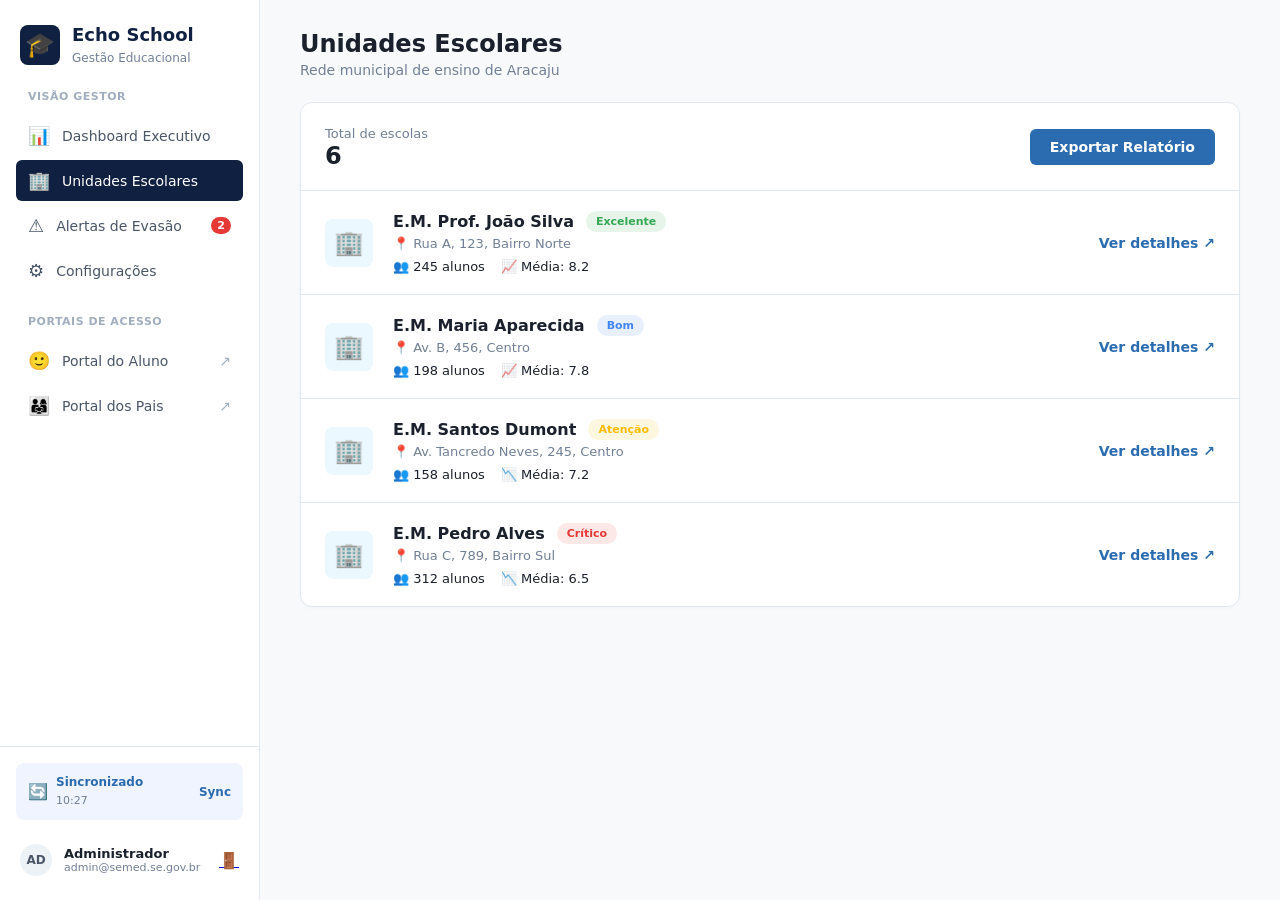
<file: UE.html>
<!DOCTYPE html>
<html lang="pt-br">
<head>
  <meta charset="UTF-8">
  <meta name="viewport" content="width=device-width, initial-scale=1.0">
  <title>EduAracaju - Unidades Escolares</title>
  <link rel="stylesheet" href="UE.css">
</head>
<body>
  <div class="app-container">
    
    <aside class="sidebar">
      <div class="sidebar-header">
        <div class="logo-container">
          <div class="logo-icon">🎓</div>
          <div class="brand-text">
            <h1>Echo School</h1>
            <span>Gestão Educacional</span>
          </div>
        </div>
      </div>

      <nav class="sidebar-nav">
        <div class="nav-section">
          <p class="section-label">VISÃO GESTOR</p>
          <a href="dash.html" class="nav-item">
            <span class="icon">📊</span> Dashboard Executivo
          </a>
          <a href="UE.html" class="nav-item active">
            <span class="icon">🏢</span> Unidades Escolares
          </a>
          <a href="AE.html" class="nav-item">
            <span class="icon">⚠️</span> Alertas de Evasão
            <span class="badge">2</span>
          </a>
          <a href="conf.html" class="nav-item">
            <span class="icon">⚙️</span> Configurações
          </a>
        </div>

        <div class="nav-section">
          <p class="section-label">PORTAIS DE ACESSO</p>
          <a href="PA.html" class="nav-item external">
            <span class="icon">🙂</span> Portal do Aluno
            <span class="icon-right">↗</span>
          </a>
          <a href="PP.html" class="nav-item external">
            <span class="icon">👨‍👩‍👧</span> Portal dos Pais
            <span class="icon-right">↗</span>
          </a>
        </div>
      </nav>

      <div class="sidebar-footer">
        <div class="sync-card">
          <div class="sync-info">
            <span class="icon-sync">🔄</span>
            <div>
              <p>Sincronizado</p>
              <small>10:27</small>
            </div>
          </div>
          <button class="btn-sync">Sync</button>
        </div>
        
        <div class="user-profile">
          <div class="avatar">AD</div>
          <div class="user-info">
            <p>Administrador</p>
            <small>admin@semed.se.gov.br</small>
          </div>
          <a href="index.html" class="logout-link">
          <span class="icon-logout">🚪</span></a>
        </div>
      </div>
    </aside>

    <main class="main-content">
      <header class="page-header">
        <h2>Unidades Escolares</h2>
        <p>Rede municipal de ensino de Aracaju</p>
      </header>

      <div class="panel-card list-container">
        <div class="list-header">
          <div>
            <span class="text-muted">Total de escolas</span>
            <div class="kpi-value" style="margin: 0; font-size: 24px;">6</div>
          </div>
          <button class="btn-primary" style="width: auto; margin: 0; padding: 10px 20px;">Exportar Relatório</button>
        </div>

        <div class="school-list">
          <div class="list-item">
            <div class="item-icon icon-blue">🏢</div>
            <div class="item-details">
              <div class="item-title-row">
                <h4>E.M. Prof. João Silva</h4>
                <span class="badge-status bg-excellent">Excelente</span>
              </div>
              <p class="text-muted">📍 Rua A, 123, Bairro Norte</p>
              <div class="item-metrics">
                <span>👥 245 alunos</span>
                <span>📈 Média: 8.2</span>
              </div>
            </div>
            <a href="UE2.html" class="link-action">Ver detalhes ↗</a>
          </div>

          <div class="list-item">
            <div class="item-icon icon-blue">🏢</div>
            <div class="item-details">
              <div class="item-title-row">
                <h4>E.M. Maria Aparecida</h4>
                <span class="badge-status bg-good" style="background: var(--bg-good); color: var(--border-good);">Bom</span>
              </div>
              <p class="text-muted">📍 Av. B, 456, Centro</p>
              <div class="item-metrics">
                <span>👥 198 alunos</span>
                <span>📈 Média: 7.8</span>
              </div>
            </div>
            <a href="UE2.html" class="link-action">Ver detalhes ↗</a>
          </div>

          <div class="list-item">
            <div class="item-icon icon-blue">🏢</div>
            <div class="item-details">
              <div class="item-title-row">
                <h4>E.M. Santos Dumont</h4>
                <span class="badge-status bg-attention">Atenção</span>
              </div>
              <p class="text-muted">📍 Av. Tancredo Neves, 245, Centro</p>
              <div class="item-metrics">
                <span>👥 158 alunos</span>
                <span>📉 Média: 7.2</span>
              </div>
            </div>
            <a href="UE2.html" class="link-action">Ver detalhes ↗</a>
          </div>

          <div class="list-item">
            <div class="item-icon icon-blue">🏢</div>
            <div class="item-details">
              <div class="item-title-row">
                <h4>E.M. Pedro Alves</h4>
                <span class="badge-status" style="background: var(--bg-critical); color: var(--color-negative);">Crítico</span>
              </div>
              <p class="text-muted">📍 Rua C, 789, Bairro Sul</p>
              <div class="item-metrics">
                <span>👥 312 alunos</span>
                <span>📉 Média: 6.5</span>
              </div>
            </div>
            <a href="UE2.html" class="link-action">Ver detalhes ↗</a>
          </div>
        </div>
      </div>
    </main>
  </div>
</body>
</html>
</file>
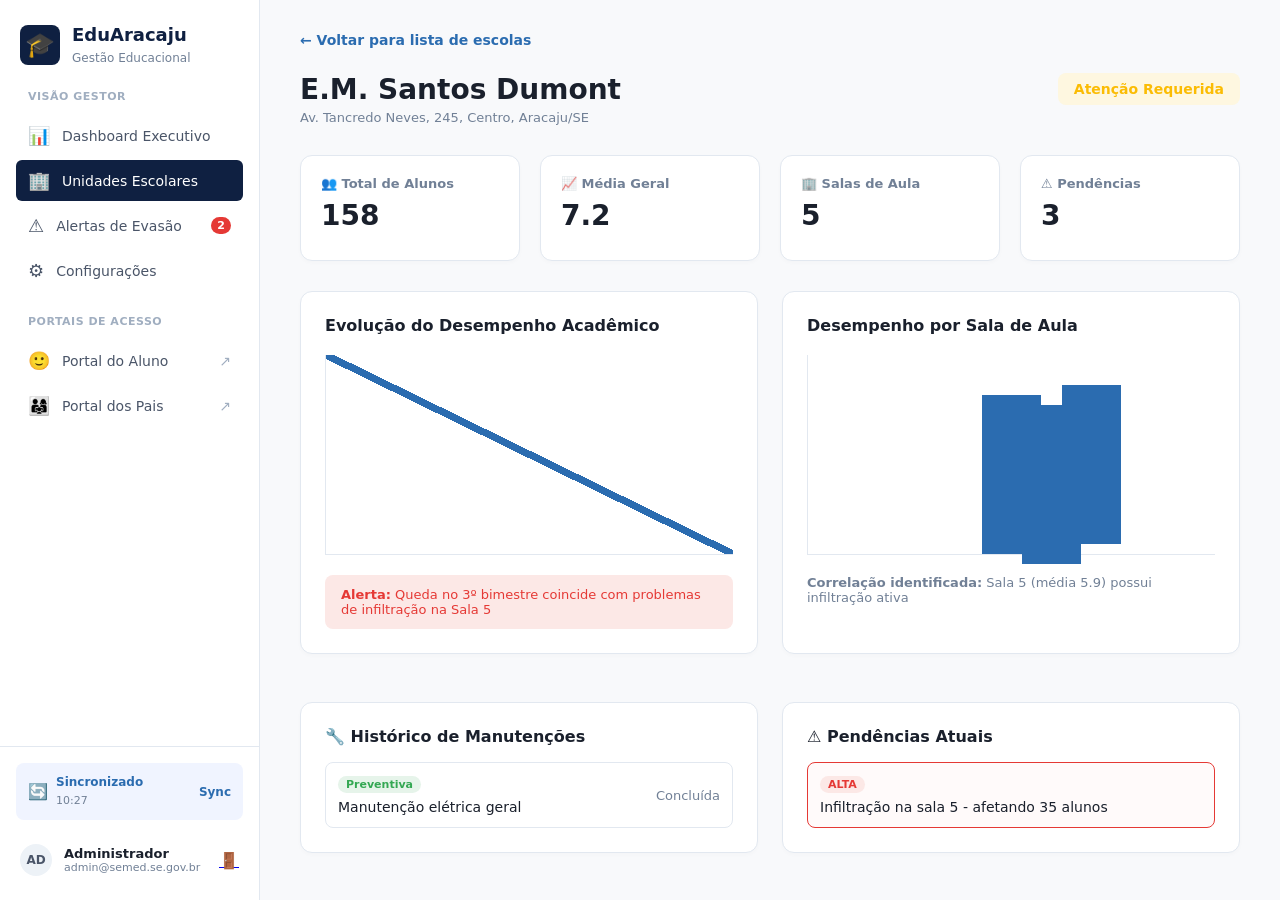
<file: UE2.html>
<!DOCTYPE html>
<html lang="pt-br">
<head>
  <meta charset="UTF-8">
  <meta name="viewport" content="width=device-width, initial-scale=1.0">
  <title>EduAracaju - Detalhes da Escola</title>
  <link rel="stylesheet" href="UE.css">
</head>
<body>
  <div class="app-container">
    
    <aside class="sidebar">
      <div class="sidebar-header">
        <div class="logo-container">
          <div class="logo-icon">🎓</div>
          <div class="brand-text">
            <h1>EduAracaju</h1>
            <span>Gestão Educacional</span>
          </div>
        </div>
      </div>

      <nav class="sidebar-nav">
        <div class="nav-section">
          <p class="section-label">VISÃO GESTOR</p>
          <a href="dash.html" class="nav-item">
            <span class="icon">📊</span> Dashboard Executivo
          </a>
          <a href="UD.html" class="nav-item active">
            <span class="icon">🏢</span> Unidades Escolares
          </a>
          <a href="AE.html" class="nav-item">
            <span class="icon">⚠️</span> Alertas de Evasão
            <span class="badge">2</span>
          </a>
          <a href="conf.html" class="nav-item">
            <span class="icon">⚙️</span> Configurações
          </a>
        </div>

        <div class="nav-section">
          <p class="section-label">PORTAIS DE ACESSO</p>
          <a href="PA.html" class="nav-item external">
            <span class="icon">🙂</span> Portal do Aluno
            <span class="icon-right">↗</span>
          </a>
          <a href="PP.html" class="nav-item external">
            <span class="icon">👨‍👩‍👧</span> Portal dos Pais
            <span class="icon-right">↗</span>
          </a>
        </div>
      </nav>

      <div class="sidebar-footer">
        <div class="sync-card">
          <div class="sync-info">
            <span class="icon-sync">🔄</span>
            <div>
              <p>Sincronizado</p>
              <small>10:27</small>
            </div>
          </div>
          <button class="btn-sync">Sync</button>
        </div>
        
        <div class="user-profile">
          <div class="avatar">AD</div>
          <div class="user-info">
            <p>Administrador</p>
            <small>admin@semed.se.gov.br</small>
          </div>
          <a href="index.html" class="logout-link">
          <span class="icon-logout">🚪</span></a>
        </div>
      </div>
    </aside>

    <main class="main-content">
      <div class="breadcrumb">
        <a href="UE.html" class="link-action">← Voltar para lista de escolas</a>
      </div>

      <header class="detail-header">
        <div class="detail-title">
          <h2>E.M. Santos Dumont</h2>
          <p class="text-muted">Av. Tancredo Neves, 245, Centro, Aracaju/SE</p>
        </div>
        <span class="badge-large bg-attention">Atenção Requerida</span>
      </header>

      <section class="kpi-grid">
        <div class="kpi-card">
          <p class="kpi-title">👥 Total de Alunos</p>
          <div class="kpi-value">158</div>
        </div>
        <div class="kpi-card">
          <p class="kpi-title">📈 Média Geral</p>
          <div class="kpi-value">7.2</div>
        </div>
        <div class="kpi-card">
          <p class="kpi-title">🏢 Salas de Aula</p>
          <div class="kpi-value">5</div>
        </div>
        <div class="kpi-card">
          <p class="kpi-title">⚠️ Pendências</p>
          <div class="kpi-value">3</div>
        </div>
      </section>

      <div class="bottom-grid">
        <section class="panel-card">
          <h3>Evolução do Desempenho Acadêmico</h3>
          <div class="chart-mockup line-chart"></div>
          <div class="alert-box" style="background: var(--bg-critical); color: var(--color-negative);">
            <strong>Alerta:</strong> Queda no 3º bimestre coincide com problemas de infiltração na Sala 5
          </div>
        </section>

        <section class="panel-card">
          <h3>Desempenho por Sala de Aula</h3>
          <div class="chart-mockup bar-chart"></div>
          <p class="text-muted mt-3"><strong>Correlação identificada:</strong> Sala 5 (média 5.9) possui infiltração ativa</p>
        </section>
        
        <section class="panel-card" style="margin-top: 24px;">
          <h3>🔧 Histórico de Manutenções</h3>
          <div class="class-list mt-3">
            <div class="class-row">
              <div>
                <small class="lbl-adequate">Preventiva</small>
                <p style="margin-top: 8px; font-weight: 500;">Manutenção elétrica geral</p>
              </div>
              <span class="text-muted">Concluída</span>
            </div>
          </div>
        </section>

        <section class="panel-card" style="margin-top: 24px;">
          <h3>⚠️ Pendências Atuais</h3>
          <div class="class-list mt-3">
            <div class="class-row row-critical">
              <div>
                <small class="lbl-critical">ALTA</small>
                <p style="margin-top: 8px; font-weight: 500;">Infiltração na sala 5 - afetando 35 alunos</p>
              </div>
            </div>
          </div>
        </section>
      </div>
    </main>
  </div>
</body>
</html>
</file>
<file: dash.css>
:root {
  --sidebar-width: 260px;
  --bg-main: #f8f9fb;
  --bg-white: #ffffff;
  --text-dark: #1a202c;
  --text-muted: #718096;
  --border-color: #e2e8f0;
  
  --color-primary: #0f2041;
  --color-positive: #0f9d58;
  --color-negative: #e53935;
  --color-blue: #2b6cb0;
  --color-purple: #805ad5;

  --bg-excellent: #e6f4ea;
  --border-excellent: #34a853;
  --bg-good: #e8f0fe;
  --border-good: #4285f4;
  --bg-attention: #fef7e0;
  --border-attention: #fbbc04;
  --bg-critical: #fce8e6;
  --border-critical: #ea4335;
}

* {
  box-sizing: border-box;
  margin: 0;
  padding: 0;
  font-family: 'Segoe UI', system-ui, sans-serif;
}

body {
  background-color: var(--bg-main);
  color: var(--text-dark);
}

.app-container {
  display: flex;
  height: 100vh;
  overflow: hidden;
}

/* Barra Lateral */
.sidebar {
  width: var(--sidebar-width);
  background: var(--bg-white);
  border-right: 1px solid var(--border-color);
  display: flex;
  flex-direction: column;
  height: 100vh;
}

.sidebar-header {
  padding: 24px 20px;
}

.logo-container {
  display: flex;
  align-items: center;
  gap: 12px;
}

.logo-icon {
  font-size: 24px;
  background-color: var(--color-primary);
  color: white;
  width: 40px;
  height: 40px;
  display: flex;
  justify-content: center;
  align-items: center;
  border-radius: 8px;
}

.brand-text h1 {
  font-size: 18px;
  color: var(--color-primary);
  margin-bottom: 2px;
}

.brand-text span {
  font-size: 12px;
  color: var(--text-muted);
}

.sidebar-nav {
  flex: 1;
  overflow-y: auto;
  padding: 0 16px;
}

.nav-section {
  margin-bottom: 24px;
}

.section-label {
  font-size: 11px;
  font-weight: bold;
  color: #a0aec0;
  letter-spacing: 0.5px;
  margin-bottom: 12px;
  padding-left: 12px;
}

.nav-item {
  display: flex;
  align-items: center;
  padding: 10px 12px;
  color: #4a5568;
  text-decoration: none;
  font-size: 14px;
  font-weight: 500;
  border-radius: 6px;
  margin-bottom: 4px;
  transition: background-color 0.2s;
}

.nav-item .icon {
  margin-right: 12px;
  font-size: 18px;
}

.nav-item:hover {
  background-color: #f7fafc;
}

.nav-item.active {
  background-color: var(--color-primary);
  color: white;
}

.badge {
  background-color: var(--color-negative);
  color: white;
  font-size: 11px;
  font-weight: bold;
  padding: 2px 6px;
  border-radius: 12px;
  margin-left: auto;
}

.icon-right {
  margin-left: auto;
  color: #a0aec0;
  font-size: 14px;
}

.sidebar-footer {
  padding: 16px;
  border-top: 1px solid var(--border-color);
}

.sync-card {
  background-color: #f0f4ff;
  border-radius: 8px;
  padding: 12px;
  display: flex;
  justify-content: space-between;
  align-items: center;
  margin-bottom: 16px;
}

.sync-info {
  display: flex;
  align-items: center;
  gap: 8px;
}

.sync-info p {
  font-size: 12px;
  font-weight: bold;
  color: var(--color-blue);
}

.sync-info small {
  font-size: 11px;
  color: var(--text-muted);
}

.btn-sync {
  background: none;
  border: none;
  color: var(--color-blue);
  font-weight: bold;
  font-size: 12px;
  cursor: pointer;
}

.user-profile {
  display: flex;
  align-items: center;
  gap: 12px;
  padding: 8px 4px;
}

.avatar {
  background-color: #edf2f7;
  color: #4a5568;
  width: 32px;
  height: 32px;
  border-radius: 50%;
  display: flex;
  justify-content: center;
  align-items: center;
  font-weight: bold;
  font-size: 12px;
}

.user-info {
  flex: 1;
  overflow: hidden;
}

.user-info p {
  font-size: 13px;
  font-weight: bold;
}

.user-info small {
  font-size: 11px;
  color: var(--text-muted);
  white-space: nowrap;
  overflow: hidden;
  text-overflow: ellipsis;
  display: block;
}

.icon-logout {
  color: #a0aec0;
  cursor: pointer;
}

/* Área Principal */
.main-content {
  flex: 1;
  padding: 30px 40px;
  overflow-y: auto;
}

.page-header {
  margin-bottom: 24px;
}

.page-header h2 {
  font-size: 24px;
  margin-bottom: 4px;
}

.page-header p {
  color: var(--text-muted);
  font-size: 14px;
}

/* Grade de KPIs */
.kpi-grid {
  display: grid;
  grid-template-columns: repeat(4, 1fr);
  gap: 20px;
  margin-bottom: 30px;
}

.kpi-card {
  background: var(--bg-white);
  padding: 20px;
  border-radius: 12px;
  border: 1px solid var(--border-color);
  box-shadow: 0 2px 4px rgba(0,0,0,0.02);
}

.kpi-header {
  display: flex;
  justify-content: space-between;
  align-items: flex-start;
}

.kpi-title {
  color: var(--text-muted);
  font-size: 13px;
  font-weight: 600;
}

.kpi-value {
  font-size: 28px;
  font-weight: bold;
  margin: 8px 0;
}

.kpi-icon {
  width: 36px;
  height: 36px;
  border-radius: 8px;
  display: flex;
  justify-content: center;
  align-items: center;
  font-size: 18px;
}

.icon-blue { background: #ebf8ff; color: var(--color-blue); }
.icon-green { background: #f0fff4; color: var(--color-positive); }
.icon-red { background: #fff5f5; color: var(--color-negative); }
.icon-purple { background: #faf5ff; color: var(--color-purple); }

.kpi-trend {
  font-size: 13px;
  font-weight: 500;
}

.positive { color: var(--color-positive); }
.negative { color: var(--color-negative); }

/* Mapa de Calor */
.heatmap-section {
  margin-bottom: 30px;
}

.section-header {
  display: flex;
  justify-content: space-between;
  align-items: center;
  margin-bottom: 16px;
}

.section-header h3 {
  font-size: 16px;
}

.heatmap-legend {
  display: flex;
  gap: 16px;
  font-size: 13px;
  color: var(--text-muted);
}

.legend-item {
  display: flex;
  align-items: center;
  gap: 6px;
}

.dot {
  width: 10px;
  height: 10px;
  border-radius: 50%;
  display: inline-block;
}

.dot.excellent { background: var(--border-excellent); }
.dot.good { background: var(--border-good); }
.dot.attention { background: var(--border-attention); }
.dot.critical { background: var(--border-critical); }

.heatmap-grid {
  display: grid;
  grid-template-columns: repeat(4, 1fr);
  gap: 16px;
}

.school-card {
  padding: 16px;
  border-radius: 12px;
  border: 1px solid;
  background: var(--bg-white);
}

.card-top {
  display: flex;
  justify-content: space-between;
  margin-bottom: 12px;
}

.indicator-dot {
  width: 8px;
  height: 8px;
  border-radius: 50%;
}

.school-card h4 {
  font-size: 14px;
  margin-bottom: 8px;
  color: var(--color-primary);
}

.status-text {
  font-size: 13px;
  font-weight: 600;
  margin-bottom: 12px;
}

.meta-text {
  font-size: 12px;
  color: var(--text-muted);
  margin-bottom: 4px;
}

.status-excellent { background: var(--bg-excellent); border-color: var(--border-excellent); }
.status-excellent .indicator-dot { background: var(--border-excellent); }
.status-excellent .status-text { color: var(--border-excellent); }

.status-good { background: var(--bg-good); border-color: var(--border-good); }
.status-good .indicator-dot { background: var(--border-good); }
.status-good .status-text { color: var(--border-good); }

.status-attention { background: var(--bg-attention); border-color: var(--border-attention); }
.status-attention .indicator-dot { background: var(--border-attention); }
.status-attention .status-text { color: var(--border-attention); }

.status-critical { background: var(--bg-critical); border-color: var(--border-critical); }
.status-critical .indicator-dot { background: var(--border-critical); }
.status-critical .status-text { color: var(--border-critical); }

/* Grid Inferior (Diagnóstico e Evasão) */
.bottom-grid {
  display: grid;
  grid-template-columns: 1fr 1fr;
  gap: 24px;
}

.panel-card {
  background: var(--bg-white);
  border: 1px solid var(--border-color);
  border-radius: 12px;
  padding: 24px;
  box-shadow: 0 2px 4px rgba(0,0,0,0.02);
}

.panel-card h3 {
  font-size: 16px;
  margin-bottom: 4px;
}

.panel-subtitle {
  font-size: 13px;
  color: var(--text-muted);
  margin-bottom: 20px;
}

.alert-inline {
  display: inline-block;
  background: var(--bg-critical);
  color: var(--color-negative);
  padding: 6px 12px;
  border-radius: 16px;
  font-size: 12px;
  font-weight: bold;
  border: 1px solid var(--border-critical);
  margin-bottom: 20px;
}

/* Lista do Diagnóstico */
.chart-container-placeholder {
  height: 150px;
  margin-bottom: 20px;
  display: flex;
  align-items: flex-end;
  border-bottom: 1px solid var(--border-color);
}

.bar-chart-mock {
  width: 100%;
  height: 100px;
  background: repeating-linear-gradient(45deg, #f7fafc, #f7fafc 10px, #edf2f7 10px, #edf2f7 20px);
  border-radius: 4px 4px 0 0;
}

.class-list {
  display: flex;
  flex-direction: column;
  gap: 8px;
}

.class-row {
  display: flex;
  justify-content: space-between;
  align-items: center;
  padding: 12px;
  border: 1px solid var(--border-color);
  border-radius: 8px;
  font-size: 14px;
}

.class-row small {
  padding: 2px 8px;
  border-radius: 12px;
  margin-left: 8px;
  font-size: 11px;
  font-weight: bold;
}

.lbl-adequate { background: #e6f4ea; color: #0f9d58; }
.lbl-attention { background: #fef7e0; color: #fbbc04; }
.lbl-critical { background: #fce8e6; color: #ea4335; }

.trend-down {
  font-size: 12px;
  color: var(--color-negative);
  margin-left: 12px;
}

.row-critical {
  border-color: var(--border-critical);
  background: #fffafa;
}

/* Painel de Evasão */
.risk-badges {
  display: flex;
  gap: 12px;
  margin-bottom: 20px;
}

.risk-badge {
  flex: 1;
  text-align: center;
  padding: 12px;
  border-radius: 8px;
  font-size: 13px;
  background: #f7fafc;
  border: 1px solid var(--border-color);
}

.risk-badge strong {
  display: block;
  font-size: 20px;
  margin-bottom: 4px;
}

.badge-critical strong { color: var(--color-negative); }
.badge-high strong { color: #dd6b20; }
.badge-medium strong { color: var(--color-blue); }

.student-list {
  display: flex;
  flex-direction: column;
  gap: 16px;
}

.student-card {
  border: 1px solid var(--border-color);
  border-radius: 12px;
  padding: 16px;
  background: #fffcfc;
}

.border-critical {
  border-left: 4px solid var(--color-negative);
}

.student-header {
  display: flex;
  align-items: center;
  gap: 12px;
  margin-bottom: 16px;
}

.student-avatar {
  width: 40px;
  height: 40px;
  border-radius: 50%;
  display: flex;
  justify-content: center;
  align-items: center;
  font-weight: bold;
  color: white;
}

.bg-pink { background: #ed64a6; }

.student-meta h4 {
  font-size: 14px;
  color: var(--text-dark);
}

.student-meta p {
  font-size: 12px;
  color: var(--text-muted);
}

.tag-critical {
  margin-left: auto;
  background: var(--bg-critical);
  color: var(--color-negative);
  font-size: 11px;
  padding: 2px 8px;
  border-radius: 12px;
  font-weight: bold;
}

.student-metrics {
  display: flex;
  justify-content: space-between;
  margin-bottom: 16px;
  background: white;
  padding: 12px;
  border-radius: 8px;
  border: 1px solid var(--border-color);
}

.metric {
  text-align: center;
}

.metric strong {
  display: block;
  font-size: 16px;
}

.metric small {
  font-size: 11px;
  color: var(--text-muted);
}

.color-red strong { color: var(--color-negative); }

.attendance-time {
  font-size: 12px;
  color: var(--text-muted);
  margin-bottom: 12px;
}

.risk-bar-container {
  display: flex;
  align-items: center;
  gap: 12px;
  margin-bottom: 16px;
  font-size: 12px;
  font-weight: bold;
}

.bar {
  flex: 1;
  height: 8px;
  background: var(--border-color);
  border-radius: 4px;
  overflow: hidden;
}

.fill-critical {
  height: 100%;
  background: var(--color-negative);
  border-radius: 4px;
}

.percentage {
  color: var(--color-negative);
}

.action-buttons {
  display: flex;
  gap: 8px;
}

.btn-action-primary {
  flex: 2;
  background: #e53e3e;
  color: white;
  border: none;
  padding: 10px;
  border-radius: 6px;
  font-weight: bold;
  cursor: pointer;
  font-size: 13px;
}

.btn-action-secondary {
  flex: 1;
  background: white;
  color: var(--text-dark);
  border: 1px solid var(--border-color);
  padding: 10px;
  border-radius: 6px;
  font-weight: bold;
  cursor: pointer;
  font-size: 13px;
}
</file>
<file: AE.css>
/* Cabeçalho da página com botões */
.header-flex { 
  display: flex; 
  justify-content: space-between; 
  align-items: flex-start; 
}

.header-actions { 
  display: flex; 
  gap: 12px; 
}

.btn-outline {
  background: white; 
  border: 1px solid var(--border-color); 
  color: var(--text-dark);
  padding: 10px 20px; 
  border-radius: 6px; 
  font-weight: bold; 
  cursor: pointer;
}

.btn-outline:hover { 
  background: #f8fafc; 
}

/* Cartões de Resumo (KPIs de Evasão) */
.summary-cards { 
  display: grid; 
  grid-template-columns: repeat(4, 1fr); 
  gap: 20px; 
  margin-bottom: 30px; 
}

.summary-card { 
  padding: 20px; 
  border-radius: 12px; 
  border: 1px solid; 
  background: #fafafa; 
}

.summary-value { 
  font-size: 24px; 
  font-weight: bold; 
  display: flex; 
  align-items: center; 
  gap: 8px; 
  margin-bottom: 4px; 
}

.summary-card p { 
  font-size: 13px; 
  color: var(--text-muted); 
}

.card-gray { border-color: #e2e8f0; }
.card-yellow { border-color: #fbd38d; background: #fffaf0; }
.card-green { border-color: #9ae6b4; background: #f0fff4; }
.card-red { border-color: #feb2b2; background: #fff5f5; }

.color-yellow { color: #d69e2e; }
.color-green { color: #38a169; }
.color-red { color: #e53e3e; }

/* Painel Principal */
.alerts-panel { 
  background: white; 
  border-radius: 12px; 
  border: 1px solid var(--border-color); 
  display: flex; 
  flex-direction: column; 
}

/* Abas */
.tabs-container { 
  display: flex; 
  border-bottom: 1px solid var(--border-color); 
  padding: 0 24px; 
}

.tab-item {
  padding: 16px 24px; 
  background: none; 
  border: none; 
  font-size: 14px; 
  font-weight: bold;
  color: var(--text-muted); 
  cursor: pointer; 
  border-bottom: 2px solid transparent; 
  margin-bottom: -1px;
}

.tab-item.active { 
  color: var(--color-primary); 
  border-bottom-color: var(--color-primary); 
}

/* Filtros */
.filters-bar { 
  display: flex; 
  justify-content: space-between; 
  padding: 16px 24px; 
  border-bottom: 1px solid var(--border-color); 
}

.search-box {
  display: flex; 
  align-items: center; 
  border: 1px solid var(--border-color); 
  border-radius: 6px; 
  padding: 8px 12px; 
  width: 300px;
}

.search-box input { 
  border: none; 
  outline: none; 
  margin-left: 8px; 
  width: 100%; 
  font-size: 14px; 
}

.select-group { 
  display: flex; 
  gap: 12px; 
}

.select-group select { 
  border: 1px solid var(--border-color); 
  border-radius: 6px; 
  padding: 8px 12px; 
  font-size: 13px; 
  color: var(--text-dark); 
  background: white; 
  outline: none; 
}

/* Lista de Alertas */
.alerts-list { 
  display: flex; 
  flex-direction: column; 
}

.alert-item { 
  padding: 24px; 
  border-bottom: 1px solid var(--border-color); 
}

.alert-item:last-child { 
  border-bottom: none; 
}

.alert-header-row { 
  display: flex; 
  align-items: center; 
  gap: 12px; 
  margin-bottom: 4px; 
}

.alert-checkbox { 
  width: 16px; 
  height: 16px; 
  cursor: pointer; 
}

.status-dot { 
  width: 10px; 
  height: 10px; 
  border-radius: 50%; 
}

.dot-critical { background: var(--color-negative); }

.student-info { 
  display: flex; 
  align-items: center; 
  gap: 12px; 
}

.student-info h4 { 
  font-size: 16px; 
  color: var(--text-dark); 
}

.badge-risk { 
  padding: 2px 8px; 
  border-radius: 12px; 
  font-size: 11px; 
  font-weight: bold; 
}

.badge-status-light { 
  padding: 2px 8px; 
  border-radius: 12px; 
  font-size: 11px; 
  font-weight: bold; 
  background: #f7fafc; 
  border: 1px solid var(--border-color); 
  color: var(--text-muted); 
}

.bg-yellow-light { 
  background: #fffff0; 
  border-color: #fbd38d; 
  color: #d69e2e; 
}

.badge-teacher { 
  font-size: 12px; 
  color: var(--text-muted); 
  background: #edf2f7; 
  padding: 2px 8px; 
  border-radius: 12px; 
}

.student-meta { 
  font-size: 12px; 
  color: var(--text-muted); 
  margin-left: 42px; 
  margin-bottom: 16px; 
}

/* Métricas Vermelhas */
.metrics-row { 
  display: flex; 
  gap: 12px; 
  margin-left: 42px; 
  margin-bottom: 16px; 
}

.metric-pill { 
  background: #fff5f5; 
  color: var(--color-negative); 
  font-size: 12px; 
  font-weight: bold; 
  padding: 6px 12px; 
  border-radius: 16px; 
}

/* Ações do Card */
.action-row { 
  display: flex; 
  gap: 12px; 
  margin-left: 42px; 
}

.btn-action { 
  padding: 6px 16px; 
  border-radius: 6px; 
  font-size: 13px; 
  font-weight: bold; 
  cursor: pointer; 
  border: 1px solid transparent; 
}

.btn-blue { background: #1a365d; color: white; }
.btn-outline-green { background: white; border-color: #48bb78; color: #38a169; }
.btn-outline-gray { background: white; border-color: var(--border-color); color: var(--text-dark); }

/* Área de Detalhes Expandida (Interatividade) */
.details-section { 
  display: none; 
  margin-top: 24px; 
  margin-left: 42px; 
  background: #f8fafc; 
  border-radius: 8px; 
  padding: 20px; 
  border: 1px solid var(--border-color); 
}

.alert-item.expanded .details-section { 
  display: block; 
}

.details-section h5 { 
  font-size: 11px; 
  color: var(--text-muted); 
  letter-spacing: 0.5px; 
  margin-bottom: 12px; 
}

.triggers-list { 
  list-style: none; 
  display: flex; 
  flex-direction: column; 
  gap: 8px; 
  font-size: 13px; 
  color: var(--text-dark); 
}

.mt-4 { margin-top: 24px; }
.mt-2 { margin-top: 12px; }

.details-section textarea { 
  width: 100%; 
  height: 80px; 
  border: 1px solid var(--border-color); 
  border-radius: 6px; 
  padding: 12px; 
  font-size: 13px; 
  resize: vertical; 
  outline: none; 
}

.details-section textarea:focus { 
  border-color: var(--color-blue); 
}

/* Rodapé do Painel */
.panel-footer { 
  display: flex; 
  justify-content: space-between; 
  padding: 16px 24px; 
  border-top: 1px solid var(--border-color); 
  font-size: 12px; 
  color: var(--text-muted); 
  background: #f8fafc; 
  border-radius: 0 0 12px 12px; 
}

.footer-status { 
  display: flex; 
  align-items: center; 
  gap: 8px; 
}

.dot-green { 
  width: 8px; 
  height: 8px; 
  border-radius: 50%; 
  background: #48bb78; 
  display: inline-block; 
}
/* Novas cores para o Histórico */
.dot-blue { background: var(--color-blue); }
.dot-orange { background: #dd6b20; }

.bg-blue-light { background: #ebf8ff; color: var(--color-blue); }
.bg-orange-light { background: #fffaf0; border-color: #fbd38d; color: #dd6b20; }
.bg-green-light { background: #f0fff4; border-color: #9ae6b4; color: #38a169; }
.bg-gray-light { background: #f7fafc; border-color: #e2e8f0; color: #718096; }

/* Modificador para as métricas do histórico (cinzas em vez de vermelhas) */
.pill-gray {
  background: #f7fafc;
  color: var(--text-muted);
  border: 1px solid var(--border-color);
}
</file>
<file: conf.css>
.header-flex { 
  display: flex; 
  justify-content: space-between; 
  align-items: flex-start; 
}

.config-layout {
  display: flex;
  gap: 24px;
  align-items: flex-start;
}

.config-sidebar {
  width: 250px;
  background: white;
  border-radius: 12px;
  border: 1px solid var(--border-color);
  padding: 8px 0;
  flex-shrink: 0;
}

.config-nav-item {
  display: flex;
  align-items: center;
  padding: 16px 20px;
  color: var(--text-dark);
  text-decoration: none;
  font-size: 14px;
  font-weight: 500;
  border-left: 4px solid transparent;
  transition: all 0.2s;
}

.config-nav-item:hover {
  background-color: #f8fafc;
}

.config-nav-item.active {
  background-color: var(--color-primary);
  color: white;
  border-left-color: var(--color-primary);
}

.config-nav-item .icon {
  margin-right: 12px;
  font-size: 18px;
}

.icon-arrow {
  margin-left: auto;
  font-size: 18px;
  color: #a0aec0;
}

.config-nav-item.active .icon-arrow {
  color: white;
}

.config-content {
  flex: 1;
  display: flex;
  flex-direction: column;
  gap: 24px;
}

.settings-card {
  background: white;
  border-radius: 12px;
  padding: 24px;
  border: 1px solid var(--border-color);
}

.border-yellow { border-color: #fbd38d; }
.border-red { border-color: #feb2b2; }
.mt-4 { margin-top: 24px; }

.card-header {
  display: flex;
  align-items: flex-start;
  gap: 12px;
  margin-bottom: 32px;
}

.card-header h3 {
  font-size: 18px;
  color: var(--text-dark);
  margin-bottom: 4px;
}

.card-header p {
  font-size: 13px;
  color: var(--text-muted);
}

.icon-warning { font-size: 20px; }
.color-yellow { color: #d69e2e; }
.color-red { color: #e53e3e; }
.color-blue { color: var(--color-blue); }

.slider-group { margin-bottom: 24px; }
.slider-group:last-child { margin-bottom: 0; }

.slider-header {
  display: flex;
  justify-content: space-between;
  align-items: center;
  margin-bottom: 12px;
}

.slider-header label {
  font-size: 14px;
  font-weight: 500;
  color: var(--text-dark);
}

.value-badge {
  padding: 4px 12px;
  border-radius: 16px;
  font-size: 12px;
  font-weight: bold;
}

.bg-blue-light { background: #ebf8ff; color: var(--color-blue); }
.bg-red-light { background: #fff5f5; color: var(--color-negative); }

.custom-slider {
  -webkit-appearance: none;
  width: 100%;
  height: 6px;
  background: #edf2f7;
  border-radius: 4px;
  outline: none;
  margin-bottom: 8px;
}

.custom-slider::-webkit-slider-thumb {
  -webkit-appearance: none;
  appearance: none;
  width: 20px;
  height: 20px;
  border-radius: 50%;
  background: var(--color-blue);
  cursor: pointer;
  border: 2px solid white;
  box-shadow: 0 2px 4px rgba(0,0,0,0.2);
}

.slider-labels {
  display: flex;
  justify-content: space-between;
  font-size: 11px;
  color: #a0aec0;
}

.toggle-row {
  display: flex;
  justify-content: space-between;
  align-items: center;
  padding: 16px 0;
  border-bottom: 1px solid var(--border-color);
}

.toggle-row:last-child { border-bottom: none; }
.toggle-row h4 { font-size: 14px; color: var(--text-dark); margin-bottom: 4px; }
.toggle-row p { font-size: 13px; color: var(--text-muted); }

.toggle-switch {
  position: relative;
  display: inline-block;
  width: 44px;
  height: 24px;
}
.toggle-switch input { opacity: 0; width: 0; height: 0; }

.slider.round {
  position: absolute;
  cursor: pointer;
  top: 0; left: 0; right: 0; bottom: 0;
  background-color: #cbd5e0;
  transition: .4s;
  border-radius: 24px;
}
.slider.round:before {
  position: absolute;
  content: "";
  height: 18px; width: 18px;
  left: 3px; bottom: 3px;
  background-color: white;
  transition: .4s;
  border-radius: 50%;
}

input:checked + .slider.round { background-color: var(--color-blue); }
input:checked + .slider.round:before { transform: translateX(20px); }

.user-row {
  display: flex;
  justify-content: space-between;
  align-items: center;
  padding: 16px 0;
  border-bottom: 1px solid var(--border-color);
}

.user-info-group { display: flex; align-items: center; gap: 16px; }
.bg-gray { background-color: #edf2f7; color: #4a5568; }
.user-info-group h4 { font-size: 14px; margin-bottom: 4px; }
.user-info-group p { font-size: 12px; color: var(--text-muted); }

.user-actions { display: flex; align-items: center; gap: 16px; }
.role-badge { font-size: 12px; font-weight: bold; padding: 4px 12px; border-radius: 16px; }

.integration-row {
  display: flex;
  justify-content: space-between;
  align-items: center;
  padding: 16px 20px;
  border: 1px solid var(--border-color);
  border-radius: 8px;
  margin-bottom: 12px;
}

.border-green { border-left: 4px solid #48bb78; }
.integration-row h4 { font-size: 14px; margin-bottom: 4px; }
.integration-row p { font-size: 12px; color: var(--text-muted); }
.status-pill { font-size: 12px; font-weight: bold; padding: 6px 12px; border-radius: 16px; }
.bg-green-light { background: #f0fff4; color: #38a169; }
.bg-yellow-light { background: #fffff0; color: #d69e2e; }
</file>
<file: forgot.css>
* {
  box-sizing: border-box;
  margin: 0;
  padding: 0;
}

body {
  display: flex;
  justify-content: center;
  align-items: center;
  min-height: 100vh;
  background-color: #f0f2f5;
  font-family: Arial, sans-serif;
}

.container {
  background-color: #ffffff;
  padding: 40px;
  border-radius: 8px;
  box-shadow: 0 4px 12px rgba(0, 0, 0, 0.1);
  width: 100%;
  max-width: 400px;
  display: flex;
  flex-direction: column;
  align-items: center;
  text-align: center;
}

h2 {
  margin-bottom: 10px;
  color: #333;
}

p {
  margin-bottom: 25px;
  color: #666;
  font-size: 14px;
  line-height: 1.5;
}

form {
  width: 100%;
  display: flex;
  flex-direction: column;
  align-items: flex-start;
}

label {
  display: block;
  margin-bottom: 8px;
  font-weight: bold;
  color: #333;
}

input {
  width: 100%;
  padding: 12px;
  border: 1px solid #ccc;
  border-radius: 4px;
  font-size: 16px;
  margin-bottom: 20px;
  transition: border-color 0.3s;
}

input:focus {
  border-color: #0056b3;
  outline: none;
}

button {
  width: 100%;
  padding: 12px;
  background-color: #0056b3;
  color: white;
  border: none;
  border-radius: 4px;
  font-size: 16px;
  font-weight: bold;
  cursor: pointer;
  margin-bottom: 15px;
  transition: background-color 0.3s;
}

button:hover {
  background-color: #004494;
}

a {
  color: #0056b3;
  text-decoration: none;
  font-size: 14px;
  align-self: center;
}

a:hover {
  text-decoration: underline;
}
</file>
<file: PA.css>
* {
  box-sizing: border-box;
  margin: 0;
  padding: 0;
  font-family: 'Segoe UI', system-ui, sans-serif;
}

body {
  background-color: #f4f7f9;
  color: #333;
  min-height: 100vh;
  position: relative;
}

.gradient-bg {
  position: absolute;
  top: 0;
  left: 0;
  width: 100%;
  height: 350px;
  background: linear-gradient(to right, #002b5e, #008ebf);
  z-index: -1;
}

.portal-container {
  max-width: 680px;
  margin: 0 auto;
  padding: 20px;
}

.back-nav {
  margin-bottom: 24px;
}

.btn-back {
  color: white;
  text-decoration: none;
  font-size: 14px;
  font-weight: bold;
  background: rgba(255, 255, 255, 0.2);
  padding: 8px 16px;
  border-radius: 20px;
  transition: background 0.3s;
}

.btn-back:hover {
  background: rgba(255, 255, 255, 0.3);
}

.student-header {
  display: flex;
  justify-content: space-between;
  align-items: flex-start;
  color: white;
  margin-bottom: 30px;
}

.greeting p {
  font-size: 14px;
  opacity: 0.9;
  margin-bottom: 4px;
}

.greeting h1 {
  font-size: 24px;
}

.notification-bell {
  position: relative;
  background: rgba(255, 255, 255, 0.2);
  width: 40px;
  height: 40px;
  border-radius: 50%;
  display: flex;
  justify-content: center;
  align-items: center;
  font-size: 18px;
  cursor: pointer;
}

.badge-red {
  position: absolute;
  top: -2px;
  right: -2px;
  background: #e53e3e;
  color: white;
  font-size: 10px;
  font-weight: bold;
  width: 16px;
  height: 16px;
  border-radius: 50%;
  display: flex;
  justify-content: center;
  align-items: center;
}

.mood-tracker {
  background: rgba(255, 255, 255, 0.1);
  border: 1px solid rgba(255, 255, 255, 0.2);
  border-radius: 12px;
  padding: 20px;
  color: white;
  margin-bottom: 24px;
}

.mood-tracker p {
  font-size: 14px;
  margin-bottom: 16px;
}

.mood-buttons {
  display: flex;
  gap: 12px;
}

.mood-btn {
  flex: 1;
  background: transparent;
  border: 1px solid rgba(255, 255, 255, 0.4);
  border-radius: 8px;
  padding: 12px;
  color: white;
  display: flex;
  flex-direction: column;
  align-items: center;
  gap: 8px;
  cursor: pointer;
  transition: all 0.2s;
}

.mood-btn:hover {
  background: rgba(255, 255, 255, 0.2);
  border-color: white;
}

.mood-emoji {
  font-size: 24px;
}

.portal-tabs {
  display: flex;
  background: white;
  border-radius: 24px;
  padding: 4px;
  box-shadow: 0 4px 12px rgba(0,0,0,0.05);
  margin-bottom: 32px;
}

.tab-btn {
  flex: 1;
  background: none;
  border: none;
  padding: 12px;
  border-radius: 20px;
  font-size: 14px;
  font-weight: bold;
  cursor: pointer;
  display: flex;
  justify-content: center;
  align-items: center;
  gap: 8px;
  color: #718096;
}

.tab-btn.active {
  background: #002b5e;
  color: white;
}

.text-green { color: #38a169; }
.text-gray { color: #a0aec0; }

.student-content {
  animation: fadeIn 0.3s ease-in-out;
}

@keyframes fadeIn {
  from { opacity: 0; transform: translateY(10px); }
  to { opacity: 1; transform: translateY(0); }
}

.student-content h2 {
  font-size: 16px;
  color: #1a202c;
  margin-bottom: 20px;
}

.feed-card {
  background: white;
  border-radius: 12px;
  padding: 20px;
  display: flex;
  gap: 16px;
  margin-bottom: 16px;
  box-shadow: 0 2px 8px rgba(0,0,0,0.03);
  border: 1px solid #edf2f7;
}

.card-icon {
  width: 48px;
  height: 48px;
  border-radius: 12px;
  display: flex;
  justify-content: center;
  align-items: center;
  font-size: 24px;
  flex-shrink: 0;
}

.bg-purple-light { background: #faf5ff; }
.bg-orange-light { background: #fffaf0; }
.bg-green-light { background: #f0fff4; }
.bg-blue-light { background: #ebf8ff; }

.card-content { flex: 1; }

.card-title-row {
  display: flex;
  align-items: center;
  gap: 12px;
  margin-bottom: 8px;
}

.card-title-row h3 {
  font-size: 15px;
  color: #1a202c;
}

.tag {
  padding: 2px 8px;
  border-radius: 12px;
  font-size: 11px;
  font-weight: bold;
}

.tag-purple { background: #faf5ff; color: #805ad5; }
.tag-orange { background: #fffaf0; color: #dd6b20; }
.tag-green { background: #f0fff4; color: #38a169; }
.tag-blue { background: #ebf8ff; color: #3182ce; }

.card-content p {
  font-size: 13px;
  color: #4a5568;
  margin-bottom: 12px;
  line-height: 1.4;
}

.card-footer {
  display: flex;
  justify-content: space-between;
  align-items: center;
  font-size: 12px;
}

.date { color: #a0aec0; }

.link-more {
  color: #3182ce;
  text-decoration: none;
  font-weight: bold;
}

.link-more:hover {
  text-decoration: underline;
}

.support-card-main {
  background: linear-gradient(135deg, #a855f7, #8b5cf6);
  border-radius: 20px;
  padding: 24px;
  color: white;
}

.support-header {
  display: flex;
  align-items: center;
  gap: 16px;
  margin-bottom: 24px;
}

.icon-chat-bubble {
  background: rgba(255, 255, 255, 0.2);
  width: 56px;
  height: 56px;
  border-radius: 16px;
  display: flex;
  justify-content: center;
  align-items: center;
  font-size: 24px;
  flex-shrink: 0;
}

.support-header h3 {
  font-size: 18px;
  margin-bottom: 4px;
}

.support-header p {
  font-size: 13px;
  opacity: 0.9;
  line-height: 1.4;
}

.select-label {
  font-size: 12px;
  margin-bottom: 12px;
  opacity: 0.9;
}

.time-slots {
  display: grid;
  grid-template-columns: repeat(3, 1fr);
  gap: 12px;
  margin-bottom: 20px;
}

.time-btn {
  background: transparent;
  border: 1px solid rgba(255, 255, 255, 0.5);
  color: white;
  border-radius: 20px;
  padding: 8px 0;
  font-size: 13px;
  font-weight: 500;
  cursor: pointer;
  transition: all 0.2s;
}

.time-btn:hover {
  background: rgba(255, 255, 255, 0.2);
}

.time-btn.selected {
  background: white;
  color: #8b5cf6;
  font-weight: bold;
  border-color: white;
}

.btn-confirm-time {
  width: 100%;
  background: rgba(255, 255, 255, 0.3);
  color: white;
  border: none;
  padding: 14px;
  border-radius: 12px;
  font-weight: bold;
  font-size: 14px;
  transition: all 0.2s;
}

.btn-confirm-time.active {
  background: white;
  color: #8b5cf6;
  cursor: pointer;
  box-shadow: 0 4px 12px rgba(0,0,0,0.1);
}

.support-grid {
  display: grid;
  grid-template-columns: 1fr 1fr;
  gap: 16px;
  margin-top: 24px;
}

.support-action-btn {
  border: none;
  border-radius: 16px;
  padding: 24px 12px;
  color: white;
  display: flex;
  flex-direction: column;
  align-items: center;
  justify-content: center;
  gap: 12px;
  cursor: pointer;
  transition: transform 0.2s;
}

.support-action-btn:hover {
  transform: translateY(-2px);
}

.icon-large { font-size: 28px; }
.support-action-btn span:last-child { font-weight: bold; font-size: 13px; line-height: 1.2; text-align: center; }

.bg-support-blue { background-color: #0ea5e9; }
.bg-support-orange { background-color: #f97316; }
.bg-support-green { background-color: #10b981; }
.bg-support-pink { background-color: #f43f5e; }

.emergency-card {
  display: flex;
  justify-content: space-between;
  align-items: center;
  background: #fff5f5;
  border: 1px solid #fecaca;
  border-radius: 16px;
  padding: 20px;
  margin-top: 24px;
}

.emergency-info {
  display: flex;
  align-items: center;
  gap: 16px;
}

.sos-icon {
  background: #f87171;
  color: white;
  font-weight: bold;
  font-size: 12px;
  padding: 8px;
  border-radius: 8px;
}

.emergency-info h4 {
  color: #991b1b;
  font-size: 14px;
  margin-bottom: 2px;
}

.emergency-info p {
  color: #dc2626;
  font-size: 12px;
}

.btn-emergency {
  background: #dc2626;
  color: white;
  border: none;
  border-radius: 20px;
  padding: 10px 24px;
  font-weight: bold;
  font-size: 16px;
  cursor: pointer;
  box-shadow: 0 4px 12px rgba(220, 38, 38, 0.2);
}

.report-card {
  background: white;
  border-radius: 16px;
  padding: 24px;
  margin-bottom: 32px;
  box-shadow: 0 4px 12px rgba(0,0,0,0.02);
}

.form-label {
  font-size: 14px;
  font-weight: bold;
  color: #1a202c;
  margin-bottom: 16px;
}
.mt-4 { margin-top: 16px; }

.location-grid {
  display: grid;
  grid-template-columns: repeat(3, 1fr);
  gap: 12px;
}

.location-btn {
  background: #f8fafc;
  border: 1px solid #e2e8f0;
  border-radius: 12px;
  padding: 16px 8px;
  display: flex;
  flex-direction: column;
  align-items: center;
  gap: 8px;
  cursor: pointer;
  color: #4a5568;
  font-size: 12px;
  font-weight: 500;
  transition: all 0.2s;
}

.location-btn:hover { background: #edf2f7; }
.location-btn.selected { background: #ebf8ff; border-color: #3182ce; color: #2b6cb0; font-weight: bold; }
.icon-medium { font-size: 20px; }

.report-textarea {
  width: 100%;
  height: 100px;
  border: 1px solid #e2e8f0;
  border-radius: 12px;
  padding: 16px;
  font-size: 14px;
  resize: none;
  outline: none;
  color: #4a5568;
  background: white;
  margin-bottom: 24px;
}

.report-textarea:focus { border-color: #3182ce; }

.report-actions {
  display: flex;
  gap: 16px;
  margin-bottom: 16px;
}

.btn-report-outline {
  flex: 1;
  background: white;
  border: 1px solid #e2e8f0;
  border-radius: 12px;
  padding: 12px;
  font-weight: bold;
  color: #4a5568;
  cursor: pointer;
}

.btn-report-primary {
  flex: 1;
  background: #768fb3;
  color: white;
  border: none;
  border-radius: 12px;
  padding: 12px;
  font-weight: bold;
  cursor: pointer;
  transition: background 0.2s;
}

.btn-report-primary:hover { background: #5d7596; }

.report-disclaimer {
  font-size: 11px;
  color: #a0aec0;
  text-align: center;
}

.history-title {
  font-size: 14px;
  color: #1a202c;
  margin-bottom: 16px;
}

.history-item {
  background: white;
  border-radius: 12px;
  padding: 16px;
  display: flex;
  align-items: center;
  margin-bottom: 12px;
  border: 1px solid #edf2f7;
}

.history-icon {
  width: 40px;
  height: 40px;
  border-radius: 8px;
  display: flex;
  justify-content: center;
  align-items: center;
  font-size: 18px;
  margin-right: 16px;
}

.bg-gray { background: #f7fafc; }

.history-info { flex: 1; }
.history-info h4 { font-size: 14px; color: #1a202c; margin-bottom: 4px; }

.status-badge {
  padding: 4px 12px;
  border-radius: 16px;
  font-size: 11px;
  font-weight: bold;
}

.status-progress { background: #fffaf0; color: #d69e2e; }
.status-new { background: #ebf8ff; color: #3182ce; }

.new-item-animation {
  animation: slideIn 0.3s ease-out forwards;
}

@keyframes slideIn {
  from { opacity: 0; transform: translateX(-10px); }
  to { opacity: 1; transform: translateX(0); }
}
</file>
<file: PP.css>
* {
  box-sizing: border-box;
  margin: 0;
  padding: 0;
  font-family: 'Segoe UI', system-ui, sans-serif;
}

body {
  background-color: #f2f9f5;
  color: #1a202c;
  min-height: 100vh;
  position: relative;
}

.family-gradient-bg {
  position: absolute;
  top: 0;
  left: 0;
  width: 100%;
  height: 340px;
  background-color: #0b5d3a;
  z-index: -1;
}

.portal-container {
  max-width: 680px;
  margin: 0 auto;
  padding: 24px;
}

.back-nav { margin-bottom: 24px; }

.btn-back {
  color: white;
  text-decoration: none;
  font-size: 14px;
  font-weight: bold;
  background: rgba(255, 255, 255, 0.15);
  padding: 8px 16px;
  border-radius: 20px;
  transition: background 0.3s;
}

.btn-back:hover { background: rgba(255, 255, 255, 0.25); }

.family-header {
  display: flex;
  justify-content: space-between;
  align-items: flex-start;
  color: white;
  margin-bottom: 24px;
}

.header-titles p { font-size: 14px; opacity: 0.9; margin-bottom: 4px; }
.header-titles h1 { font-size: 24px; }

.profile-icon {
  background: rgba(255, 255, 255, 0.2);
  width: 44px; height: 44px;
  border-radius: 50%;
  display: flex; justify-content: center; align-items: center;
  font-size: 20px;
}

.kpi-row {
  display: flex;
  gap: 16px;
  margin-bottom: 32px;
}

.kpi-card-family {
  flex: 1;
  background: rgba(255, 255, 255, 0.1);
  border: 1px solid rgba(255, 255, 255, 0.2);
  border-radius: 12px;
  padding: 16px;
  text-align: center;
  color: white;
}

.kpi-icon { font-size: 20px; display: block; margin-bottom: 8px; }
.kpi-card-family h2 { font-size: 24px; margin-bottom: 4px; }
.kpi-card-family p { font-size: 12px; opacity: 0.9; }

.family-tabs {
  display: flex;
  background: white;
  border-radius: 24px;
  padding: 6px;
  box-shadow: 0 4px 12px rgba(0,0,0,0.05);
  margin-bottom: 32px;
  position: relative;
}

.family-tab-btn {
  flex: 1;
  background: none;
  border: none;
  padding: 12px;
  border-radius: 20px;
  font-size: 14px;
  font-weight: bold;
  cursor: pointer;
  display: flex;
  justify-content: center;
  align-items: center;
  gap: 8px;
  color: #718096;
  position: relative;
  transition: all 0.2s;
}

.family-tab-btn.active {
  background: #0b5d3a;
  color: white;
}

.badge-red-small {
  position: absolute;
  top: -4px; right: 10px;
  background: #e53e3e;
  color: white;
  font-size: 10px;
  font-weight: bold;
  width: 18px; height: 18px;
  border-radius: 50%;
  display: flex; justify-content: center; align-items: center;
}

.family-section { animation: fadeIn 0.3s ease-in-out; }
@keyframes fadeIn { from { opacity: 0; transform: translateY(10px); } to { opacity: 1; transform: translateY(0); } }

.section-header-row {
  display: flex; justify-content: space-between; align-items: baseline; margin-bottom: 20px;
}
.section-header-row h2 { font-size: 18px; color: #1a202c; }
.text-muted-small { font-size: 13px; color: #718096; }

.timeline-list { display: flex; flex-direction: column; gap: 16px; }

.timeline-card {
  background: white;
  border-radius: 12px;
  padding: 20px;
  box-shadow: 0 2px 8px rgba(0,0,0,0.02);
  border: 1px solid white;
}

.border-red { border-left: 4px solid #e53e3e; }
.border-green { border-left: 4px solid #38a169; }
.border-yellow { border-left: 4px solid #d69e2e; }
.border-blue { border-left: 4px solid #3182ce; }

.card-header-flex { display: flex; align-items: flex-start; gap: 16px; }
.icon-warning-triangle { font-size: 24px; flex-shrink: 0; }
.color-red { color: #e53e3e; }
.color-green { color: #38a169; }
.color-yellow { color: #d69e2e; }
.color-blue { color: #3182ce; }

.timeline-content { flex: 1; }
.timeline-badge-row { display: flex; align-items: center; gap: 8px; margin-bottom: 8px; }

.badge-pill {
  padding: 2px 10px;
  border-radius: 12px;
  font-size: 11px;
  font-weight: bold;
}
.bg-red-light { background: #fff5f5; }
.bg-green-light { background: #f0fff4; }
.bg-yellow-light { background: #fffff0; }
.bg-blue-light { background: #ebf8ff; }

.dot-unread { width: 8px; height: 8px; background: #3182ce; border-radius: 50%; display: inline-block; }

.timeline-content h3 { font-size: 15px; color: #1a202c; margin-bottom: 4px; }
.timeline-content p { font-size: 13px; color: #4a5568; margin-bottom: 12px; line-height: 1.4; }
.timeline-time { font-size: 12px; color: #a0aec0; }
.dropdown-icon { color: #a0aec0; cursor: pointer; font-size: 18px; font-weight: bold; }

.alert-info-box {
  background: #fffaf0;
  border: 1px solid #fbd38d;
  border-radius: 12px;
  padding: 16px;
  display: flex;
  gap: 16px;
  margin-bottom: 24px;
}

.alert-info-icon { font-size: 24px; }
.alert-info-box h3 { font-size: 14px; color: #975a16; margin-bottom: 4px; }
.alert-info-box p { font-size: 13px; color: #b7791f; line-height: 1.4; }

.question-card {
  background: white;
  border-radius: 12px;
  padding: 24px;
  margin-bottom: 16px;
  box-shadow: 0 2px 8px rgba(0,0,0,0.02);
  border: 1px solid #edf2f7;
}

.question-title { display: flex; align-items: flex-start; gap: 12px; margin-bottom: 20px; }
.question-number {
  background: #f0fff4; color: #38a169;
  font-weight: bold; font-size: 14px;
  width: 28px; height: 28px;
  border-radius: 50%;
  display: flex; justify-content: center; align-items: center;
  flex-shrink: 0;
}
.question-title h3 { font-size: 15px; color: #1a202c; line-height: 1.3; }

.radio-group { display: flex; flex-direction: column; gap: 12px; }
.radio-option {
  display: flex; align-items: center; gap: 12px;
  background: #f8fafc; border: 1px solid #e2e8f0;
  padding: 16px; border-radius: 8px;
  font-size: 14px; color: #4a5568;
  cursor: pointer; transition: all 0.2s;
}

.radio-option:hover { background: #edf2f7; }

.radio-option input[type="radio"] { display: none; }
.custom-radio {
  width: 20px; height: 20px;
  border: 2px solid #cbd5e0;
  border-radius: 50%;
  display: inline-block;
  position: relative;
  background: white;
}
.radio-option input[type="radio"]:checked + .custom-radio { border-color: #0b5d3a; }
.radio-option input[type="radio"]:checked + .custom-radio::after {
  content: ""; position: absolute;
  top: 4px; left: 4px;
  width: 8px; height: 8px;
  background: #0b5d3a; border-radius: 50%;
}

.comments-card {
  background: white;
  border-radius: 12px;
  padding: 24px;
  margin-bottom: 24px;
  box-shadow: 0 2px 8px rgba(0,0,0,0.02);
  border: 1px solid #edf2f7;
}

.comments-title {
  font-size: 14px;
  color: #1a202c;
  margin-bottom: 12px;
  font-weight: bold;
}

.comments-textarea {
  width: 100%;
  height: 100px;
  border: 1px solid #e2e8f0;
  border-radius: 12px;
  padding: 16px;
  font-size: 14px;
  resize: none;
  outline: none;
  color: #4a5568;
  background: white;
}

.comments-textarea:focus { border-color: #0b5d3a; }

.btn-submit-form {
  width: 100%;
  padding: 16px;
  border-radius: 12px;
  font-weight: bold;
  font-size: 16px;
  display: flex;
  justify-content: center;
  align-items: center;
  gap: 12px;
  border: none;
  transition: all 0.3s;
}

.btn-submit-form.disabled {
  background-color: #8faea1;
  color: white;
  cursor: not-allowed;
}

.btn-submit-form.ready {
  background-color: #0b5d3a;
  color: white;
  cursor: pointer;
  box-shadow: 0 4px 12px rgba(11, 93, 58, 0.2);
}

.btn-submit-form.ready:hover { background-color: #084229; }

.mb-4 { margin-bottom: 24px; }
.contact-list { display: flex; flex-direction: column; gap: 16px; }

.contact-card {
  background: white; border-radius: 12px; padding: 20px;
  border: 1px solid #edf2f7;
  box-shadow: 0 2px 8px rgba(0,0,0,0.02);
}

.border-blue-light { border-top: 4px solid #3182ce; }
.border-purple-light { border-top: 4px solid #805ad5; }
.border-green-light { border-top: 4px solid #38a169; }

.contact-info-row { display: flex; align-items: center; gap: 16px; margin-bottom: 20px; }
.contact-avatar {
  width: 48px; height: 48px; background: #f7fafc;
  border-radius: 12px; display: flex; justify-content: center; align-items: center; font-size: 24px;
}
.contact-details h4 { font-size: 15px; color: #1a202c; margin-bottom: 2px; }
.contact-role { font-size: 13px; color: #4a5568; margin-bottom: 4px; }
.contact-time { font-size: 12px; color: #a0aec0; }

.contact-actions { display: flex; gap: 12px; }
.btn-action-outline {
  flex: 1; background: white;
  border: 1px solid #e2e8f0; border-radius: 8px;
  padding: 10px; font-weight: bold; color: #4a5568;
  cursor: pointer; transition: all 0.2s;
}
.btn-action-outline:hover { background: #f8fafc; border-color: #cbd5e0; }
</file>
<file: UE.css>
:root {
  --sidebar-width: 260px;
  --bg-main: #f8f9fb;
  --bg-white: #ffffff;
  --text-dark: #1a202c;
  --text-muted: #718096;
  --border-color: #e2e8f0;
  
  --color-primary: #0f2041;
  --color-positive: #0f9d58;
  --color-negative: #e53935;
  --color-blue: #2b6cb0;
  --color-purple: #805ad5;

  --bg-excellent: #e6f4ea;
  --border-excellent: #34a853;
  --bg-good: #e8f0fe;
  --border-good: #4285f4;
  --bg-attention: #fef7e0;
  --border-attention: #fbbc04;
  --bg-critical: #fce8e6;
  --border-critical: #ea4335;
}

* {
  box-sizing: border-box;
  margin: 0;
  padding: 0;
  font-family: 'Segoe UI', system-ui, sans-serif;
}

body {
  background-color: var(--bg-main);
  color: var(--text-dark);
}

.app-container {
  display: flex;
  height: 100vh;
  overflow: hidden;
}

/* =========================================
   BARRA LATERAL (SIDEBAR)
   ========================================= */
.sidebar {
  width: var(--sidebar-width);
  background: var(--bg-white);
  border-right: 1px solid var(--border-color);
  display: flex;
  flex-direction: column;
  height: 100vh;
}

.sidebar-header {
  padding: 24px 20px;
}

.logo-container {
  display: flex;
  align-items: center;
  gap: 12px;
}

.logo-icon {
  font-size: 24px;
  background-color: var(--color-primary);
  color: white;
  width: 40px;
  height: 40px;
  display: flex;
  justify-content: center;
  align-items: center;
  border-radius: 8px;
}

.brand-text h1 {
  font-size: 18px;
  color: var(--color-primary);
  margin-bottom: 2px;
}

.brand-text span {
  font-size: 12px;
  color: var(--text-muted);
}

.sidebar-nav {
  flex: 1;
  overflow-y: auto;
  padding: 0 16px;
}

.nav-section {
  margin-bottom: 24px;
}

.section-label {
  font-size: 11px;
  font-weight: bold;
  color: #a0aec0;
  letter-spacing: 0.5px;
  margin-bottom: 12px;
  padding-left: 12px;
}

.nav-item {
  display: flex;
  align-items: center;
  padding: 10px 12px;
  color: #4a5568;
  text-decoration: none;
  font-size: 14px;
  font-weight: 500;
  border-radius: 6px;
  margin-bottom: 4px;
  transition: background-color 0.2s;
}

.nav-item .icon {
  margin-right: 12px;
  font-size: 18px;
}

.nav-item:hover {
  background-color: #f7fafc;
}

.nav-item.active {
  background-color: var(--color-primary);
  color: white;
}

.badge {
  background-color: var(--color-negative);
  color: white;
  font-size: 11px;
  font-weight: bold;
  padding: 2px 6px;
  border-radius: 12px;
  margin-left: auto;
}

.icon-right {
  margin-left: auto;
  color: #a0aec0;
  font-size: 14px;
}

.sidebar-footer {
  padding: 16px;
  border-top: 1px solid var(--border-color);
}

.sync-card {
  background-color: #f0f4ff;
  border-radius: 8px;
  padding: 12px;
  display: flex;
  justify-content: space-between;
  align-items: center;
  margin-bottom: 16px;
}

.sync-info {
  display: flex;
  align-items: center;
  gap: 8px;
}

.sync-info p {
  font-size: 12px;
  font-weight: bold;
  color: var(--color-blue);
}

.sync-info small {
  font-size: 11px;
  color: var(--text-muted);
}

.btn-sync {
  background: none;
  border: none;
  color: var(--color-blue);
  font-weight: bold;
  font-size: 12px;
  cursor: pointer;
}

.user-profile {
  display: flex;
  align-items: center;
  gap: 12px;
  padding: 8px 4px;
}

.avatar {
  background-color: #edf2f7;
  color: #4a5568;
  width: 32px;
  height: 32px;
  border-radius: 50%;
  display: flex;
  justify-content: center;
  align-items: center;
  font-weight: bold;
  font-size: 12px;
}

.user-info {
  flex: 1;
  overflow: hidden;
}

.user-info p {
  font-size: 13px;
  font-weight: bold;
}

.user-info small {
  font-size: 11px;
  color: var(--text-muted);
  white-space: nowrap;
  overflow: hidden;
  text-overflow: ellipsis;
  display: block;
}

.icon-logout {
  color: #a0aec0;
  cursor: pointer;
}

/* =========================================
   ÁREA PRINCIPAL E COMPONENTES GERAIS
   ========================================= */
.main-content {
  flex: 1;
  padding: 30px 40px;
  overflow-y: auto;
}

.page-header {
  margin-bottom: 24px;
}

.page-header h2 {
  font-size: 24px;
  margin-bottom: 4px;
}

.page-header p {
  color: var(--text-muted);
  font-size: 14px;
}

.text-muted {
  color: var(--text-muted);
  font-size: 13px;
}

.mt-3 {
  margin-top: 16px;
}

.btn-primary {
  background-color: var(--color-blue);
  color: white;
  border: none;
  padding: 10px 20px;
  border-radius: 6px;
  font-weight: bold;
  cursor: pointer;
  font-size: 14px;
  transition: background-color 0.2s;
}

.btn-primary:hover {
  background-color: #2c5282;
}

.link-action {
  color: var(--color-blue);
  text-decoration: none;
  font-weight: bold;
  font-size: 14px;
}

.link-action:hover {
  text-decoration: underline;
}

.panel-card {
  background: var(--bg-white);
  border: 1px solid var(--border-color);
  border-radius: 12px;
  padding: 24px;
  box-shadow: 0 2px 4px rgba(0,0,0,0.02);
}

.panel-card h3 {
  font-size: 16px;
  margin-bottom: 4px;
}

/* =========================================
   GRADE DE INDICADORES (KPIs)
   ========================================= */
.kpi-grid {
  display: grid;
  grid-template-columns: repeat(4, 1fr);
  gap: 20px;
  margin-bottom: 30px;
}

.kpi-card {
  background: var(--bg-white);
  padding: 20px;
  border-radius: 12px;
  border: 1px solid var(--border-color);
  box-shadow: 0 2px 4px rgba(0,0,0,0.02);
}

.kpi-title {
  color: var(--text-muted);
  font-size: 13px;
  font-weight: 600;
}

.kpi-value {
  font-size: 28px;
  font-weight: bold;
  margin: 8px 0;
}

.kpi-icon {
  width: 36px;
  height: 36px;
  border-radius: 8px;
  display: flex;
  justify-content: center;
  align-items: center;
  font-size: 18px;
}

.icon-blue { background: #ebf8ff; color: var(--color-blue); }
.icon-green { background: #f0fff4; color: var(--color-positive); }
.icon-red { background: #fff5f5; color: var(--color-negative); }
.icon-purple { background: #faf5ff; color: var(--color-purple); }

/* =========================================
   TELA: LISTA DE UNIDADES ESCOLARES
   ========================================= */
.list-container {
  padding: 0;
  overflow: hidden;
}

.list-header {
  display: flex;
  justify-content: space-between;
  align-items: center;
  padding: 20px 24px;
  border-bottom: 1px solid var(--border-color);
}

.school-list {
  display: flex;
  flex-direction: column;
}

.list-item {
  display: flex;
  align-items: center;
  padding: 20px 24px;
  border-bottom: 1px solid var(--border-color);
  transition: background-color 0.2s;
}

.list-item:hover {
  background-color: #f8fafc;
}

.list-item:last-child {
  border-bottom: none;
}

.item-icon {
  width: 48px;
  height: 48px;
  border-radius: 8px;
  display: flex;
  justify-content: center;
  align-items: center;
  font-size: 24px;
  margin-right: 20px;
  background: #ebf8ff;
}

.item-details {
  flex: 1;
}

.item-title-row {
  display: flex;
  align-items: center;
  gap: 12px;
  margin-bottom: 4px;
}

.item-metrics {
  display: flex;
  gap: 16px;
  margin-top: 8px;
  font-size: 13px;
  font-weight: 500;
}

/* =========================================
   TELA: DETALHES DA ESCOLA
   ========================================= */
.breadcrumb {
  margin-bottom: 24px;
}

.detail-header {
  display: flex;
  justify-content: space-between;
  align-items: flex-start;
  margin-bottom: 30px;
}

.detail-title h2 {
  font-size: 28px;
  margin-bottom: 4px;
}

.bottom-grid {
  display: grid;
  grid-template-columns: 1fr 1fr;
  gap: 24px;
}

/* Mockups de Gráficos para o Protótipo */
.chart-mockup {
  width: 100%;
  height: 200px;
  margin: 20px 0;
  border-bottom: 1px solid var(--border-color);
  border-left: 1px solid var(--border-color);
}

.line-chart {
  background: linear-gradient(to top right, transparent 49%, var(--color-blue) 49%, var(--color-blue) 51%, transparent 51%);
}

.bar-chart {
  display: flex;
  align-items: flex-end;
  justify-content: space-around;
  padding: 0 10px;
}

.bar-chart::after {
  content: "";
  display: block;
  width: 15%;
  height: 80%;
  background: var(--color-blue);
  box-shadow: 40px 10px 0 var(--color-blue), 80px -10px 0 var(--color-blue);
}

.alert-box {
  padding: 12px 16px;
  border-radius: 8px;
  font-size: 13px;
  margin-top: 16px;
}

/* =========================================
   BADGES E STATUS
   ========================================= */
.badge-status {
  padding: 4px 10px;
  border-radius: 12px;
  font-size: 11px;
  font-weight: bold;
}

.badge-large {
  padding: 8px 16px;
  border-radius: 8px;
  font-size: 14px;
  font-weight: bold;
}

.bg-excellent { background: var(--bg-excellent); color: var(--border-excellent); }
.bg-good { background: var(--bg-good); color: var(--border-good); }
.bg-attention { background: var(--bg-attention); color: var(--border-attention); }
.bg-critical { background: var(--bg-critical); color: var(--color-negative); }

.lbl-adequate { background: var(--bg-excellent); color: var(--border-excellent); padding: 2px 8px; border-radius: 12px; font-size: 11px; font-weight: bold; }
.lbl-attention { background: var(--bg-attention); color: var(--border-attention); padding: 2px 8px; border-radius: 12px; font-size: 11px; font-weight: bold; }
.lbl-critical { background: var(--bg-critical); color: var(--color-negative); padding: 2px 8px; border-radius: 12px; font-size: 11px; font-weight: bold; }

/* Utilitários para tabelas e listas simples */
.class-list {
  display: flex;
  flex-direction: column;
  gap: 8px;
}

.class-row {
  display: flex;
  justify-content: space-between;
  align-items: center;
  padding: 12px;
  border: 1px solid var(--border-color);
  border-radius: 8px;
  font-size: 14px;
}

.row-critical {
  border-color: var(--color-negative);
  background: #fffafa;
}
</file>
